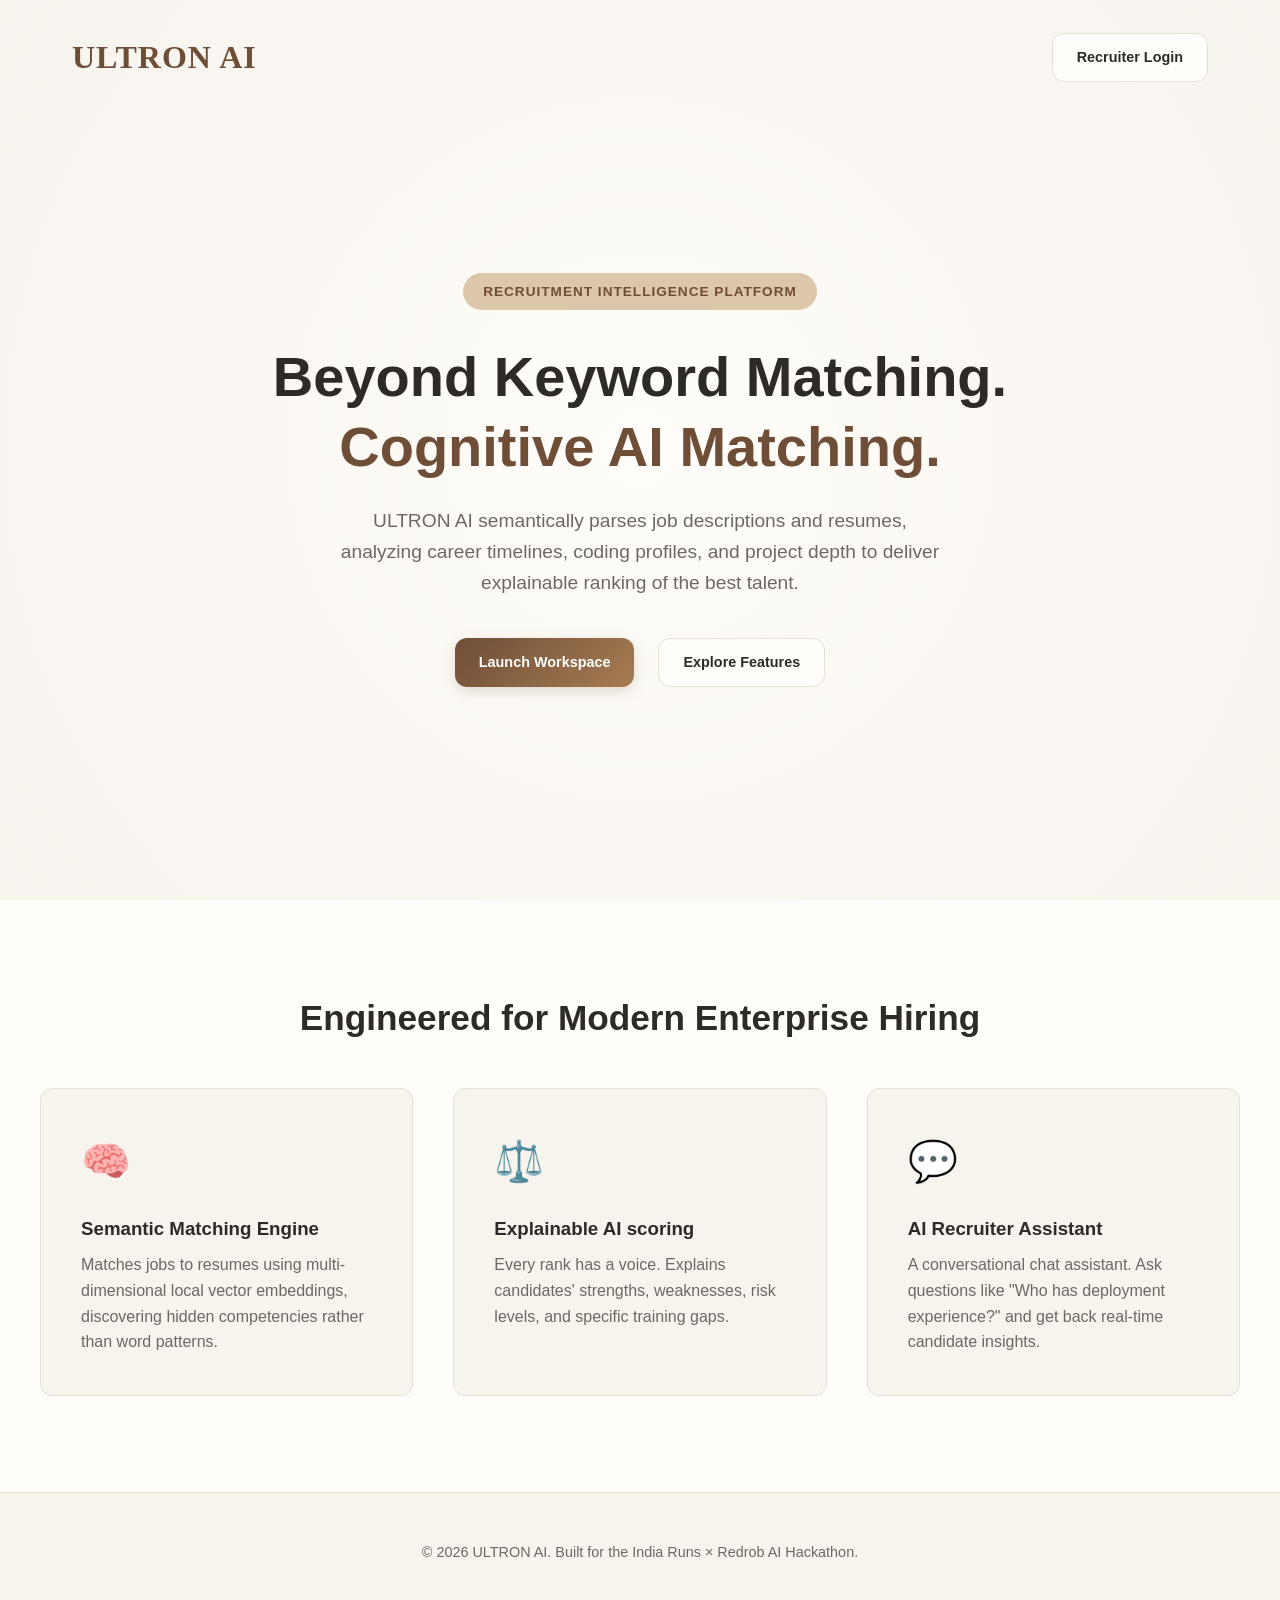
<file: frontend/index.html>
<!DOCTYPE html>
<html lang="en">
<head>
  <meta charset="UTF-8">
  <meta name="viewport" content="width=device-width, initial-scale=1.0">
  <title>ULTRON AI – Recruitment Intelligence Platform</title>
  <link rel="stylesheet" href="static/css/main.css">
  <link rel="stylesheet" href="static/css/components.css">
  <link rel="stylesheet" href="static/css/animations.css">
  <style>
    /* Unique Landing Page Specific Styling */
    .landing-hero{
    min-height:100vh;
    display:flex;
    flex-direction:column;
    justify-content:center;
    align-items:center;
    text-align:center;

    padding:120px 20px 60px;

    background:radial-gradient(circle at 50% 50%, #FFFDF9 0%, #F7F3ED 100%);
    position:relative;
}
    .landing-header{
    position:absolute;
    top:0;
    left:50%;
    transform:translateX(-50%);
    width:min(1200px,100%);
    display:flex;
    justify-content:space-between;
    align-items:center;
    padding:2rem;
    z-index:100;
}
  .landing-header .btn{
    white-space:nowrap;
}
    @media (max-width:768px){

.landing-header{
    position:relative;
    left:0;
    transform:none;
    flex-direction:column;
    justify-content:center;
    align-items:center;
    gap:16px;
    padding:24px 20px;
}

.brand-title{
    font-size:1.9rem !important;
}

.hero-tag{
    margin-top:20px;
}

.hero-title{
    font-size:2.1rem;
    line-height:1.15;
}

.hero-desc{
    font-size:1rem;
    max-width:100%;
}

.hero-buttons{
    flex-direction:column;
    width:100%;
    max-width:320px;
}

.hero-buttons .btn{
    width:100%;
}

}
    .hero-tag {
      background-color: var(--secondary-color);
      color: var(--primary-color);
      padding: 0.5rem 1.25rem;
      border-radius: 20px;
      font-size: 0.85rem;
      font-weight: 600;
      margin-bottom: 2rem;
      letter-spacing: 1px;
      text-transform: uppercase;
    }
    .hero-title {
      font-size: 3.5rem;
      margin-bottom: 1.5rem;
      max-width: 800px;
      color: var(--text-dark);
      font-weight: 800;
    }
    .hero-desc {
      font-size: 1.2rem;
      color: var(--text-light);
      max-width: 600px;
      margin-bottom: 2.5rem;
    }
    .hero-buttons {
      display: flex;
      gap: 1.5rem;
    }
    .feature-section {
      padding: 6rem 2rem;
      background-color: var(--card-bg);
      display: flex;
      flex-direction: column;
      align-items: center;
    }
    .section-title {
      font-size: 2.2rem;
      margin-bottom: 3rem;
      text-align: center;
    }
    .feature-grid {
      display: grid;
      grid-template-columns: repeat(auto-fit, minmax(300px, 1fr));
      gap: 2.5rem;
      max-width: 1200px;
      width: 100%;
    }
    .feature-card {
      background-color: var(--bg-color);
      border: 1px solid var(--border-color);
      border-radius: var(--border-radius);
      padding: 2.5rem;
      transition: var(--transition);
    }
    .feature-card:hover {
      transform: translateY(-5px);
      box-shadow: var(--shadow-md);
    }
    .feature-icon {
      font-size: 2.5rem;
      margin-bottom: 1.5rem;
    }
  </style>
</head>
<body>

  <div class="landing-hero fade-in-up">
    <header class="landing-header">
      <div class="brand-title" style="font-size: 2rem; color: var(--primary-color);">ULTRON AI</div>
      <div>
        <a href="login.html" class="btn btn-secondary">Recruiter Login</a>
      </div>
    </header>

    <div class="hero-tag">Recruitment Intelligence Platform</div>
    <h1 class="hero-title">Beyond Keyword Matching.<br><span style="color: var(--primary-color);">Cognitive AI Matching.</span></h1>
    <p class="hero-desc">
      ULTRON AI semantically parses job descriptions and resumes, analyzing career timelines, coding profiles, and project depth to deliver explainable ranking of the best talent.
    </p>
    <div class="hero-buttons">
      <a href="login.html" class="btn btn-primary">Launch Workspace</a>
      <a href="#features" class="btn btn-secondary">Explore Features</a>
    </div>
  </div>

  <section id="features" class="feature-section">
    <h2 class="section-title">Engineered for Modern Enterprise Hiring</h2>
    <div class="feature-grid">
      
      <div class="feature-card">
        <div class="feature-icon">🧠</div>
        <h3 style="margin-bottom: 0.75rem;">Semantic Matching Engine</h3>
        <p style="color: var(--text-light);">Matches jobs to resumes using multi-dimensional local vector embeddings, discovering hidden competencies rather than word patterns.</p>
      </div>

      <div class="feature-card">
        <div class="feature-icon">⚖️</div>
        <h3 style="margin-bottom: 0.75rem;">Explainable AI scoring</h3>
        <p style="color: var(--text-light);">Every rank has a voice. Explains candidates' strengths, weaknesses, risk levels, and specific training gaps.</p>
      </div>

      <div class="feature-card">
        <div class="feature-icon">💬</div>
        <h3 style="margin-bottom: 0.75rem;">AI Recruiter Assistant</h3>
        <p style="color: var(--text-light);">A conversational chat assistant. Ask questions like "Who has deployment experience?" and get back real-time candidate insights.</p>
      </div>

    </div>
  </section>

  <footer style="background-color: var(--bg-color); padding: 3rem 2rem; border-top: 1px solid var(--border-color); text-align: center;">
    <p style="color: var(--text-light); font-size: 0.9rem;">&copy; 2026 ULTRON AI. Built for the India Runs &times; Redrob AI Hackathon.</p>
  </footer>

</body>
</html>
</file>
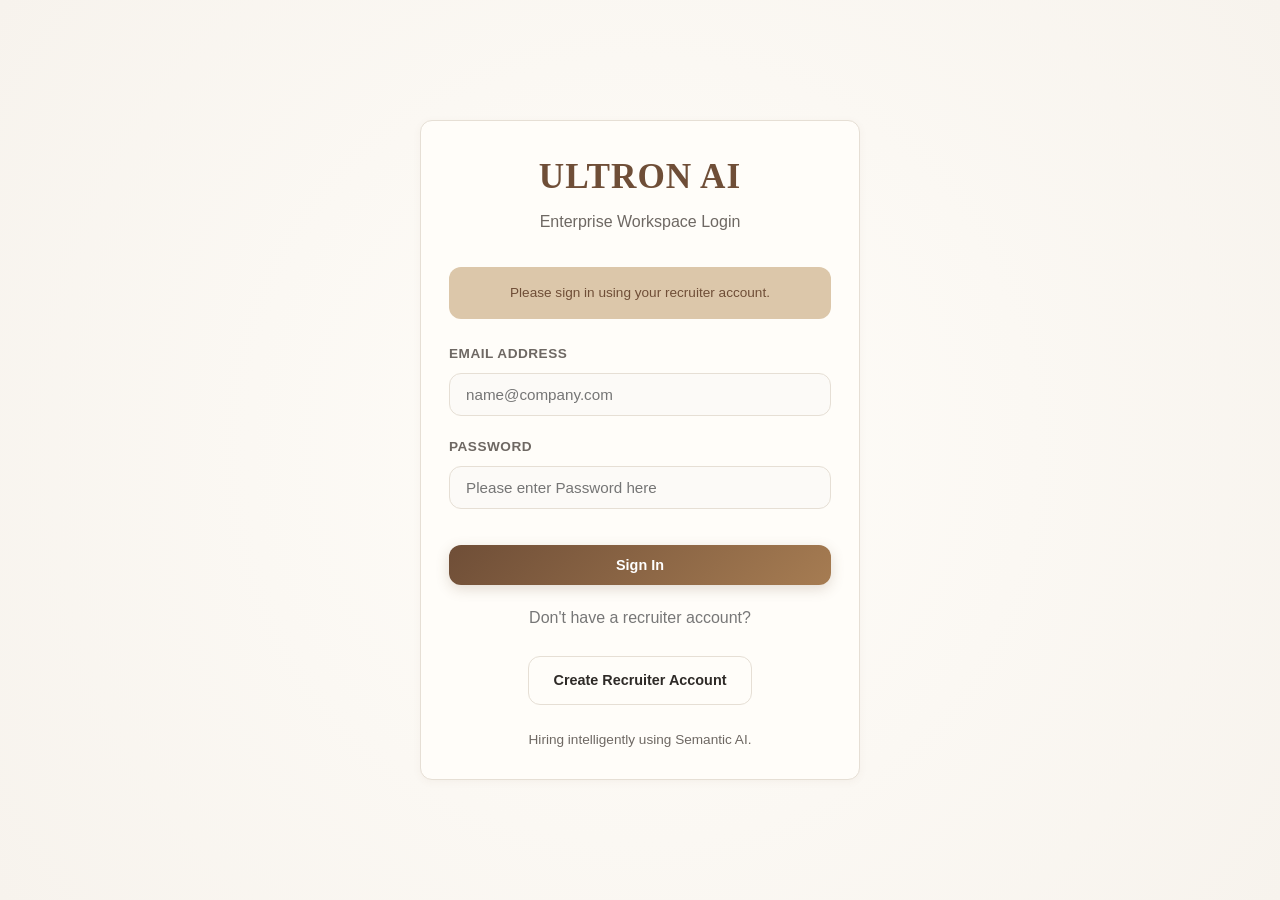
<file: frontend/candidate-detail.html>
<!DOCTYPE html>
<html lang="en">
<head>
  <meta charset="UTF-8">
  <meta name="viewport" content="width=device-width, initial-scale=1.0">
  <title>Candidate Details – ULTRON AI</title>
  <link rel="stylesheet" href="static/css/main.css">
  <link rel="stylesheet" href="static/css/components.css">
  <link rel="stylesheet" href="static/css/animations.css">
  <style>
    .timeline {
      position: relative;
      padding-left: 2rem;
      border-left: 2px solid var(--border-color);
      margin-left: 1rem;
    }
    .timeline-item {
      position: relative;
      margin-bottom: 2rem;
    }
    .timeline-marker {
      position: absolute;
      left: -2.6rem;
      top: 0.25rem;
      width: 16px;
      height: 16px;
      border-radius: 50%;
      background-color: var(--accent-color);
      border: 3px solid var(--card-bg);
    }
    .grid-profile {
      display: grid;
      grid-template-columns: 280px 1fr;
      gap: 2rem;
    }
    @media (max-width: 992px) {
      .grid-profile {
        grid-template-columns: 1fr;
      }
    }
  </style>
</head>
<body>

  <div class="app-container">
    <main class="main-wrapper fade-in-up">
      <div class="header-panel">
        <div class="header-title">
          <h1 id="cand-name">Loading Profile...</h1>
          <p id="cand-headline">Retrieving parsed profile configurations...</p>
        </div>
        <div class="header-actions">
          <a href="#" id="download-resume-btn" class="btn btn-secondary">📥 Download Original Resume</a>
        </div>
      </div>

      <div class="grid-profile">
        <!-- Sidebar: Basic Info & AI Analysis summary -->
        <div style="display: flex; flex-direction: column; gap: 1.5rem;">
          <!-- Basic details card -->
          <div class="card">
            <div style="text-align: center; margin-bottom: 1.5rem;">
              <div class="user-avatar" style="width: 72px; height: 72px; font-size: 2.2rem; margin: 0 auto 1rem;" id="profile-avatar">C</div>
              <h3 id="profile-name">-</h3>
              <p style="color: var(--text-light); font-size: 0.85rem;" id="profile-location">-</p>
            </div>
            
            <div style="display: flex; flex-direction: column; gap: 0.75rem; font-size: 0.9rem; border-top: 1px solid var(--border-color); padding-top: 1rem;">
              <div><strong>Email:</strong><div id="profile-email" style="word-break: break-all;">-</div></div>
              <div><strong>Phone:</strong><div id="profile-phone">-</div></div>
              <div><strong>Experience:</strong><div id="profile-exp">-</div></div>
              <div><strong>Career Level:</strong><div id="profile-level">-</div></div>
              <div id="links-container" style="display: flex; gap: 0.5rem; margin-top: 0.5rem;"></div>
            </div>
          </div>

          <!-- AI Match Card (Job Specific) -->
          <div class="card" id="ai-match-card" style="display: none;">
            <div class="card-header">
              <h3>AI Match Status</h3>
              <div class="score-badge high" id="match-score">-</div>
            </div>
            <div style="display: flex; flex-direction: column; gap: 0.75rem; font-size: 0.9rem; border-top: 1px solid var(--border-color); padding-top: 1rem;">
              <div>
                <strong>Interview Recommendation:</strong>
                <p id="prev-interview-rec" style="font-size: 0.85rem; color: var(--text-dark); margin-top: 0.25rem;"></p>
              </div>
              <div>
                <strong>Hiring Recommendation:</strong>
                <p id="prev-hiring-rec" style="font-size: 0.85rem; color: var(--text-dark); margin-top: 0.25rem;"></p>
              </div>
              <div>
                <strong>Confidence Score:</strong>
                <span id="prev-confidence">-</span>
              </div>
            </div>
          </div>
        </div>

        <!-- Main Content Area -->
        <div style="display: flex; flex-direction: column; gap: 1.5rem;">
          
          <!-- Explainable AI Details -->
          <div class="card" id="explainable-ai-section" style="display: none;">
            <h3 style="margin-bottom: 1rem; color: var(--primary-color);">Cognitive AI Assessment</h3>
            <div style="margin-bottom: 1.5rem;">
              <strong>Why ranked here:</strong>
              <p id="analysis-reason" style="font-size: 0.95rem; margin-top: 0.25rem;"></p>
            </div>
            
            <div class="grid-cols-2" style="gap: 1.5rem; margin-bottom: 1.5rem;">
              <div>
                <strong style="color: #2E7D32;">🎯 Key Strengths:</strong>
                <ul id="analysis-strengths" style="margin-top: 0.5rem; padding-left: 1.25rem; font-size: 0.9rem; display: flex; flex-direction: column; gap: 0.4rem;"></ul>
              </div>
              <div>
                <strong style="color: #C62828;">⚠️ Gaps & Risks:</strong>
                <ul id="analysis-weaknesses" style="margin-top: 0.5rem; padding-left: 1.25rem; font-size: 0.9rem; display: flex; flex-direction: column; gap: 0.4rem;"></ul>
              </div>
            </div>

            <div>
              <strong>Missing Technical Skills:</strong>
              <div id="analysis-missing-skills" style="display: flex; flex-wrap: wrap; gap: 0.4rem; margin-top: 0.5rem;"></div>
            </div>
          </div>

          <!-- Professional Summary -->
          <div class="card">
            <h3 style="margin-bottom: 1rem;">Professional Summary</h3>
            <p id="profile-summary">-</p>
          </div>

          <!-- Skills list -->
          <div class="card">
            <h3 style="margin-bottom: 1rem;">Core Competencies & Skills</h3>
            <div id="skills-list" style="display: flex; flex-wrap: wrap; gap: 0.5rem;"></div>
          </div>

          <!-- Timeline: Work Experience -->
          <div class="card">
            <h3 style="margin-bottom: 1.5rem;">Career Timeline (Work Experience)</h3>
            <div class="timeline" id="experience-timeline">
              <p style="color: var(--text-light);">No experience listed.</p>
            </div>
          </div>

          <!-- Projects -->
          <div class="card">
            <h3 style="margin-bottom: 1.5rem;">Projects & Open Source Contributions</h3>
            <div id="projects-container" style="display: flex; flex-direction: column; gap: 1rem;">
              <p style="color: var(--text-light);">No projects listed.</p>
            </div>
          </div>

          <!-- Education -->
          <div class="card">
            <h3 style="margin-bottom: 1.5rem;">Academic Background</h3>
            <div id="education-container" style="display: flex; flex-direction: column; gap: 1rem;">
              <p style="color: var(--text-light);">No education details.</p>
            </div>
          </div>

        </div>
      </div>
    </main>
  </div>

  <script src="static/js/api.js"></script>
  <script src="static/js/auth.js"></script>
  <script src="static/js/utils.js"></script>
  <script>
    document.addEventListener('DOMContentLoaded', async () => {
      // Find query parameters
      const urlParams = new URLSearchParams(window.location.search);
      const candidateId = urlParams.get('id');
      const jobId = urlParams.get('job_id') || Auth.getActiveJob();

      if (!candidateId) {
        alert('Invalid Candidate ID');
        window.location.href = 'candidates.html';
        return;
      }

      Utils.loadSidebar('candidates');

      const downloadBtn = document.getElementById('download-resume-btn');
      downloadBtn.href = `http://localhost:8000/api/candidates/${candidateId}/download-resume`;

      try {
        // 1. Get Candidate profile
        const candidate = await APIClient.get(`/candidates/${candidateId}`);
        const profile = candidate.parsed_profile || {};

        document.getElementById('cand-name').textContent = candidate.name;
        document.getElementById('cand-headline').textContent = profile.current_role || 'Candidate Profile';
        
        document.getElementById('profile-avatar').textContent = candidate.name.charAt(0).toUpperCase();
        document.getElementById('profile-name').textContent = candidate.name;
        document.getElementById('profile-location').textContent = profile.location || 'Location not specified';
        
        document.getElementById('profile-email').textContent = candidate.email || 'N/A';
        document.getElementById('profile-phone').textContent = candidate.phone || 'N/A';
        document.getElementById('profile-exp').textContent = Utils.getExperienceText(profile.total_experience_years);
        document.getElementById('profile-level').textContent = profile.career_level || 'Mid-level';
        document.getElementById('profile-summary').textContent = profile.summary || 'Professional summary not provided.';

        // Populate links
        const linksCont = document.getElementById('links-container');
        if (candidate.github_url) {
          linksCont.insertAdjacentHTML('beforeend', `<a href="${candidate.github_url}" target="_blank" class="btn btn-secondary" style="padding: 0.3rem 0.6rem; font-size: 0.75rem;">GitHub</a>`);
        }
        if (candidate.linkedin_url) {
          linksCont.insertAdjacentHTML('beforeend', `<a href="${candidate.linkedin_url}" target="_blank" class="btn btn-secondary" style="padding: 0.3rem 0.6rem; font-size: 0.75rem;">LinkedIn</a>`);
        }
        if (candidate.portfolio_url) {
          linksCont.insertAdjacentHTML('beforeend', `<a href="${candidate.portfolio_url}" target="_blank" class="btn btn-secondary" style="padding: 0.3rem 0.6rem; font-size: 0.75rem;">Portfolio</a>`);
        }

        // Skills
        const skillsList = document.getElementById('skills-list');
        skillsList.innerHTML = '';
        const allSkills = [...new Set([...(profile.skills || []), ...(profile.technical_skills || [])])];
        if (allSkills.length > 0) {
          allSkills.forEach(s => {
            skillsList.insertAdjacentHTML('beforeend', `<span class="badge badge-primary">${s}</span>`);
          });
        } else {
          skillsList.innerHTML = '<span style="color: var(--text-light);">No skills listed.</span>';
        }

        // Experience Timeline
        const timeline = document.getElementById('experience-timeline');
        timeline.innerHTML = '';
        if (profile.experience && profile.experience.length > 0) {
          profile.experience.forEach(exp => {
            timeline.insertAdjacentHTML('beforeend', `
              <div class="timeline-item fade-in-up">
                <div class="timeline-marker"></div>
                <h4 style="color: var(--primary-color);">${exp.role}</h4>
                <div style="font-weight: 600; font-size: 0.9rem;">${exp.company} | <span style="color: var(--text-light); font-weight: normal;">${exp.duration || 'Duration not specified'}</span></div>
                <p style="font-size: 0.9rem; color: var(--text-dark); margin-top: 0.5rem;">${exp.description || ''}</p>
              </div>
            `);
          });
        } else {
          timeline.innerHTML = '<p style="color: var(--text-light);">No work experience parsed from resume.</p>';
        }

        // Projects
        const projectsContainer = document.getElementById('projects-container');
        projectsContainer.innerHTML = '';
        if (profile.projects && profile.projects.length > 0) {
          profile.projects.forEach(proj => {
            const techs = proj.technologies ? proj.technologies.map(t => `<span class="badge badge-primary" style="font-size: 0.7rem;">${t}</span>`).join(' ') : '';
            projectsContainer.insertAdjacentHTML('beforeend', `
              <div style="border: 1px solid var(--border-color); padding: 1rem; border-radius: var(--border-radius); background-color: #FAF9F6;" class="fade-in-up">
                <h4 style="color: var(--primary-color); display: flex; justify-content: space-between;">
                  ${proj.name}
                  ${proj.url ? `<a href="${proj.url}" target="_blank" style="font-size: 0.75rem; text-decoration: none; color: var(--accent-color);">Link &rarr;</a>` : ''}
                </h4>
                <p style="font-size: 0.9rem; color: var(--text-dark); margin: 0.5rem 0;">${proj.description || ''}</p>
                <div style="display: flex; flex-wrap: wrap; gap: 0.3rem; margin-top: 0.5rem;">${techs}</div>
              </div>
            `);
          });
        } else {
          projectsContainer.innerHTML = '<p style="color: var(--text-light);">No projects listed.</p>';
        }

        // Education
        const eduContainer = document.getElementById('education-container');
        eduContainer.innerHTML = '';
        if (profile.education && profile.education.length > 0) {
          profile.education.forEach(edu => {
            eduContainer.insertAdjacentHTML('beforeend', `
              <div style="border: 1px solid var(--border-color); padding: 1rem; border-radius: var(--border-radius); background-color: #FAF9F6;" class="fade-in-up">
                <h4 style="color: var(--primary-color);">${edu.degree || 'Degree'}</h4>
                <div style="font-size: 0.9rem; font-weight: bold;">${edu.institution || 'University'} | <span style="color: var(--text-light); font-weight: normal;">${edu.year || ''}</span></div>
                ${edu.grade ? `<div style="font-size: 0.85rem; color: var(--text-dark); margin-top: 0.25rem;">Grade: ${edu.grade}</div>` : ''}
              </div>
            `);
          });
        } else {
          eduContainer.innerHTML = '<p style="color: var(--text-light);">No academic qualifications listed.</p>';
        }

        // 2. Fetch AI Score details if Job ID is available
        if (jobId) {
          try {
            // Find analysis details for candidate
            const rankingsData = await APIClient.get(`/rankings/${jobId}`);
            const matchRecord = rankingsData.rankings.find(r => r.candidate_id == candidateId);
            
            if (matchRecord) {
              const expData = matchRecord.explainability || {};
              const scoreClass = Utils.getScoreClass(matchRecord.overall_score);
              
              // Show AI card
              const matchCard = document.getElementById('ai-match-card');
              const matchScore = document.getElementById('match-score');
              matchCard.style.display = 'block';
              matchScore.className = `score-badge ${scoreClass}`;
              matchScore.textContent = `${matchRecord.overall_score.toFixed(0)}%`;

              document.getElementById('prev-interview-rec').textContent = expData.interview_recommendation || 'N/A';
              document.getElementById('prev-hiring-rec').textContent = expData.hiring_recommendation || 'N/A';
              document.getElementById('prev-confidence').innerHTML = `<strong style="color: var(--primary-color);">${expData.confidence_score || 0}%</strong> (AI Confidence)`;

              // Show detailed explanations
              document.getElementById('explainable-ai-section').style.display = 'block';
              document.getElementById('analysis-reason').textContent = expData.why_ranked_here || '';

              const strengthsUl = document.getElementById('analysis-strengths');
              strengthsUl.innerHTML = '';
              (expData.strengths || []).forEach(s => strengthsUl.insertAdjacentHTML('beforeend', `<li>${s}</li>`));

              const gapsUl = document.getElementById('analysis-weaknesses');
              gapsUl.innerHTML = '';
              (expData.weaknesses || []).forEach(w => gapsUl.insertAdjacentHTML('beforeend', `<li>${w}</li>`));

              const missingCont = document.getElementById('analysis-missing-skills');
              missingCont.innerHTML = '';
              if (expData.missing_skills && expData.missing_skills.length > 0) {
                expData.missing_skills.forEach(s => {
                  missingCont.insertAdjacentHTML('beforeend', `<span class="badge badge-warning" style="font-size: 0.75rem;">${s}</span>`);
                });
              } else {
                missingCont.innerHTML = '<span style="color: var(--text-light); font-size: 0.85rem;">None! Perfect skill alignment.</span>';
              }
            }
          } catch (err) {
            console.warn('Could not load AI Match assessment details:', err);
          }
        }

      } catch (error) {
        console.error(error);
        alert('Failed to load candidate details.');
      }
    });
  </script>
</body>
</html>
</file>
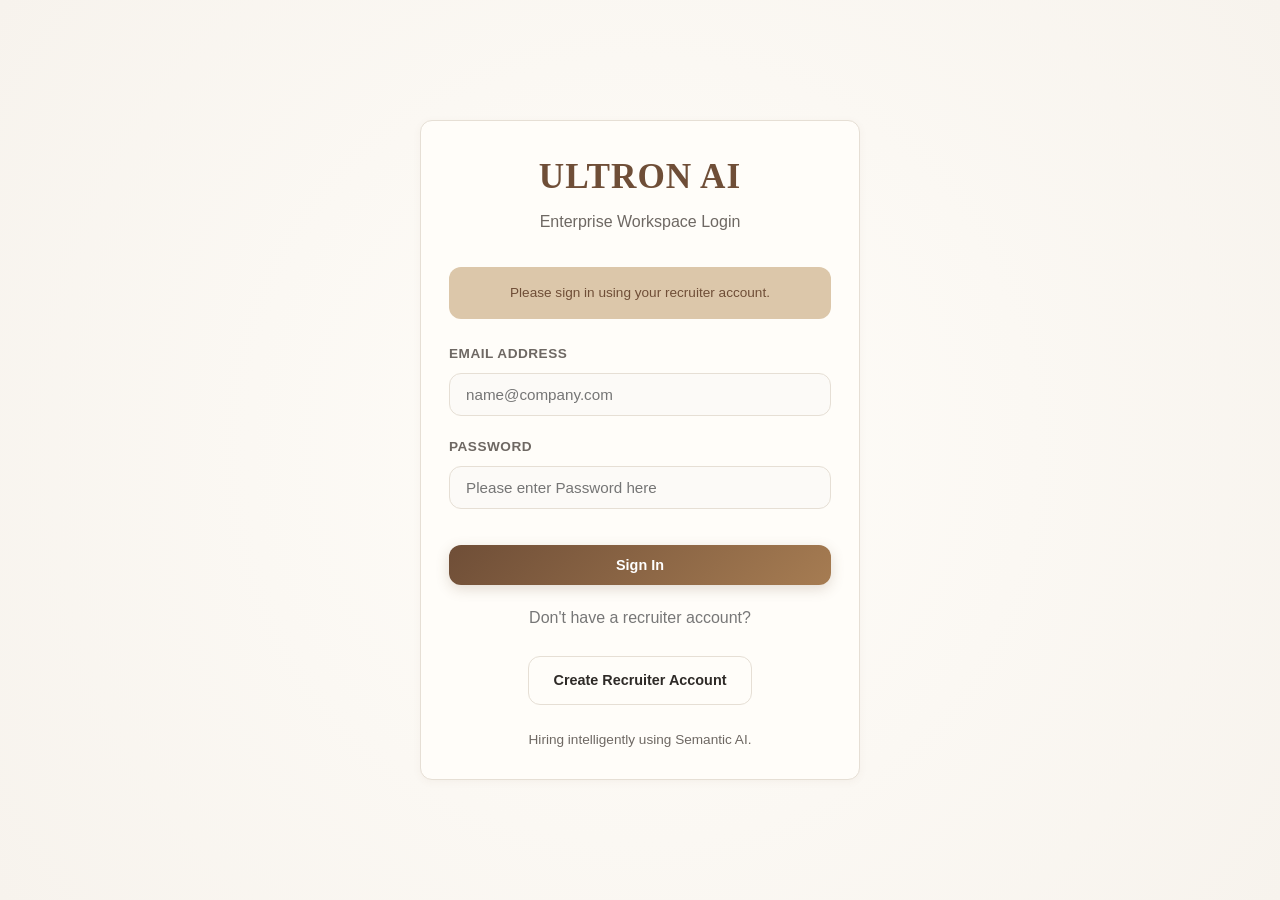
<file: frontend/candidates.html>
<!DOCTYPE html>
<html lang="en">
<head>
  <meta charset="UTF-8">
  <meta name="viewport" content="width=device-width, initial-scale=1.0">
  <title>Candidates Pool – ULTRON AI</title>
  <link rel="stylesheet" href="static/css/main.css">
  <link rel="stylesheet" href="static/css/components.css">
  <link rel="stylesheet" href="static/css/animations.css">
</head>
<body>

  <div class="app-container">
    <main class="main-wrapper fade-in-up">
      <div class="header-panel">
        <div class="header-title">
          <h1>Candidates Pool</h1>
          <p>Explore parsed candidate profiles, filter by skills, experience, or role.</p>
        </div>
      </div>

      <!-- Filters Panel -->
      <div class="card" style="margin-bottom: 2rem; display: grid; grid-template-columns: repeat(auto-fit, minmax(200px, 1fr)); gap: 1rem; align-items: flex-end;">
        <div class="form-group" style="margin-bottom: 0;">
          <label class="form-label">Search Candidates</label>
          <input type="text" id="search-input" class="form-control" placeholder="Search by name, role, email...">
        </div>
        <div class="form-group" style="margin-bottom: 0;">
          <label class="form-label">Experience Filter</label>
          <select id="experience-filter" class="form-control">
            <option value="all">All Experience Levels</option>
            <option value="junior">Junior (0-2 Years)</option>
            <option value="mid">Mid (3-5 Years)</option>
            <option value="senior">Senior (6+ Years)</option>
          </select>
        </div>
        <div class="form-group" style="margin-bottom: 0;">
          <label class="form-label">Key Skill Match</label>
          <input type="text" id="skill-input" class="form-control" placeholder="e.g. Python, Docker">
        </div>
        <div>
          <button id="filter-btn" class="btn btn-secondary" style="width: 100%;">Apply Filters</button>
        </div>
      </div>

      <!-- Candidate Grid -->
      <div class="grid-cols-2" id="candidates-container">
        <p style="color: var(--text-light); text-align: center; grid-column: span 2; padding: 3rem;">Loading candidate database...</p>
      </div>

    </main>
  </div>

  <script src="static/js/api.js"></script>
  <script src="static/js/auth.js"></script>
  <script src="static/js/utils.js"></script>
  <script src="static/js/candidates.js"></script>
</body>
</html>
</file>
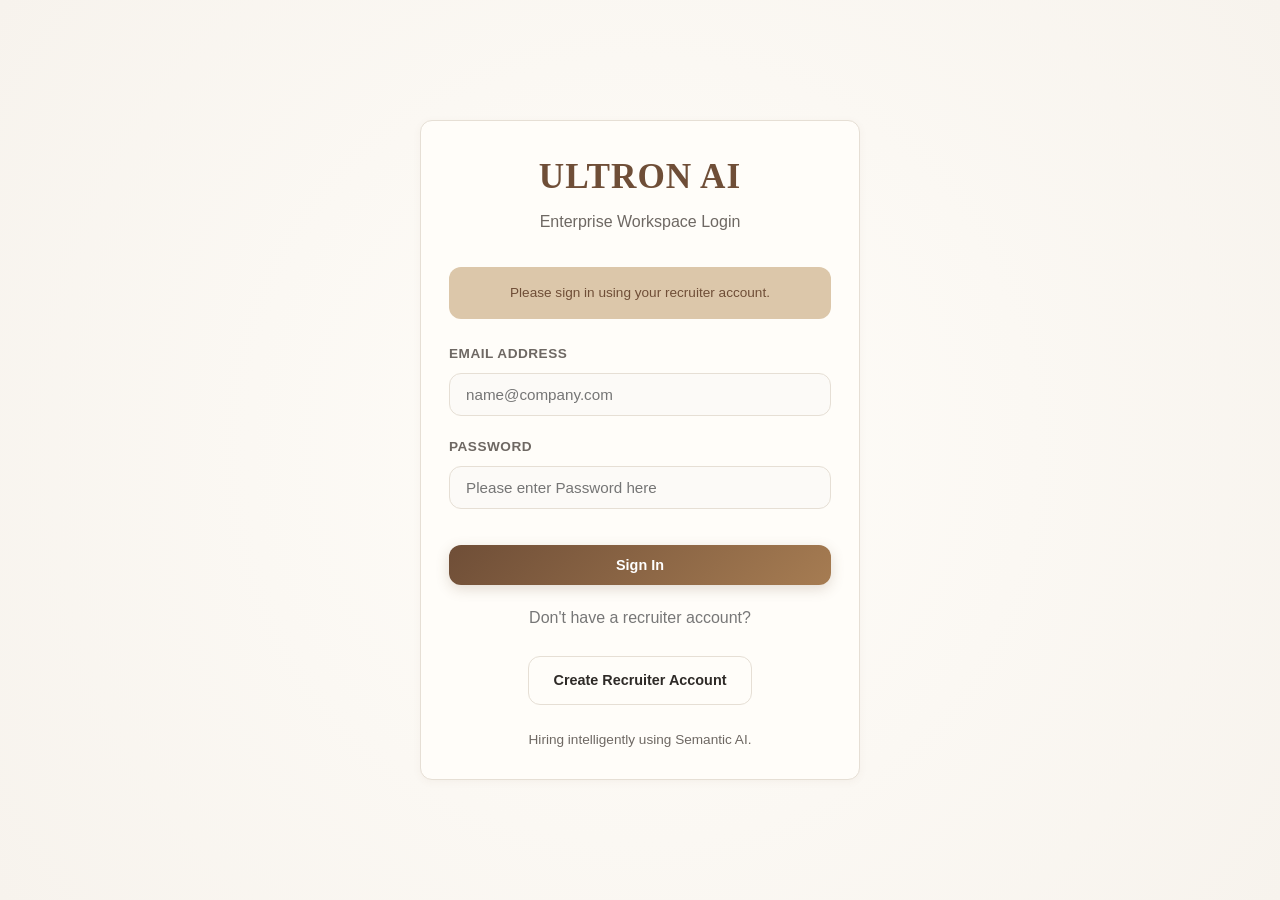
<file: frontend/chat.html>
<!DOCTYPE html>
<html lang="en">
<head>
  <meta charset="UTF-8">
  <meta name="viewport" content="width=device-width, initial-scale=1.0">
  <title>AI Recruiter Chat Assistant – ULTRON AI</title>
  <link rel="stylesheet" href="static/css/main.css">
  <link rel="stylesheet" href="static/css/components.css">
  <link rel="stylesheet" href="static/css/animations.css">
  <style>
    .chat-layout {
      display: grid;
      grid-template-columns: 1fr 300px;
      gap: 1.5rem;
      height: calc(100vh - 180px);
    }
    @media (max-width: 992px) {
      .chat-layout {
        grid-template-columns: 1fr;
        height: auto;
      }
    }
    .chat-container {
      background-color: var(--card-bg);
      border: 1px solid var(--border-color);
      border-radius: var(--border-radius);
      display: flex;
      flex-direction: column;
      height: 100%;
      box-shadow: var(--shadow-sm);
      overflow: hidden;
    }
    .chat-messages {
      flex-grow: 1;
      padding: 1.5rem;
      overflow-y: auto;
      display: flex;
      flex-direction: column;
      gap: 1rem;
    }
    .chat-bubble {
      max-width: 75%;
      padding: 0.9rem 1.2rem;
      border-radius: var(--border-radius);
      font-size: 0.95rem;
      line-height: 1.5;
    }
    .chat-bubble.user {
      align-self: flex-end;
      background-color: var(--primary-color);
      color: #FFF;
      border-bottom-right-radius: 2px;
    }
    .chat-bubble.assistant {
      align-self: flex-start;
      background-color: var(--bg-color);
      color: var(--text-dark);
      border-bottom-left-radius: 2px;
      border: 1px solid var(--border-color);
    }
    .chat-input-area {
      padding: 1rem 1.5rem;
      border-top: 1px solid var(--border-color);
      background-color: #FAF9F6;
      display: flex;
      gap: 1rem;
      align-items: center;
    }
    .suggestions-row {
      display: flex;
      flex-wrap: wrap;
      gap: 0.5rem;
      padding: 0.75rem 1.5rem;
      border-top: 1px solid var(--border-color);
      background-color: var(--card-bg);
    }
    .suggestion-chip {
      background-color: var(--bg-color);
      border: 1px solid var(--border-color);
      border-radius: 20px;
      padding: 0.35rem 0.85rem;
      font-size: 0.8rem;
      cursor: pointer;
      transition: var(--transition);
    }
    .suggestion-chip:hover {
      background-color: var(--secondary-color);
      color: var(--primary-color);
    }
  </style>
</head>
<body>

  <div class="app-container">
    <main class="main-wrapper fade-in-up">
      <div class="header-panel">
        <div class="header-title">
          <h1>AI Recruiter Assistant</h1>
          <p>Query candidate profiles and rankings semantically using conversational AI.</p>
        </div>
      </div>

      <div class="chat-layout">
        <!-- Main Chat Area -->
        <div class="chat-container">
          <!-- Messages -->
          <div class="chat-messages" id="chat-messages-box">
            <div class="chat-bubble assistant">
              👋 Hello! I'm <strong>ULTRON AI</strong>, your recruitment intelligence assistant. Ask me questions about candidates' backgrounds, tech stacks, experience, projects, or culture fits.<br><br>
              Try asking: <code>Who knows Python?</code> or <code>Which candidate is best for deployment?</code>
            </div>
          </div>

          <!-- Quick Suggestions Row -->
          <div class="suggestions-row" id="suggestions-container">
            <span class="suggestion-chip" onclick="submitQuery('Who are the top ranked candidates?')">🏆 Top Candidates</span>
            <span class="suggestion-chip" onclick="submitQuery('Find candidates good at Python')">🐍 Python Developers</span>
            <span class="suggestion-chip" onclick="submitQuery('Who has deployment experience?')">🚀 Cloud/DevOps experts</span>
            <span class="suggestion-chip" onclick="submitQuery('Which candidates fit startup culture?')">💡 Startup Culture fit</span>
          </div>

          <!-- Input Area -->
          <form id="chat-form" class="chat-input-area">
            <input type="text" id="chat-input" class="form-control" placeholder="Ask ULTRON AI a question about candidates..." required autocomplete="off">
            <button type="submit" class="btn btn-primary" style="padding: 0.75rem 2rem;" id="send-btn">Send</button>
          </form>
        </div>

        <!-- Sidebar context info (Job & Candidate mentions) -->
        <div class="card" style="display: flex; flex-direction: column; overflow-y: auto;">
          <h3>Assistant Context</h3>
          <p style="font-size: 0.85rem; color: var(--text-light); margin-top: 0.25rem;">Active evaluation configurations</p>
          
          <div style="border-top: 1px solid var(--border-color); margin-top: 1rem; padding-top: 1rem;">
            <strong>Job Requirement:</strong>
            <p style="font-size: 0.9rem; margin-top: 0.25rem; font-weight: bold; color: var(--primary-color);" id="context-job-title">Evaluating general pool</p>
          </div>

          <div style="border-top: 1px solid var(--border-color); margin-top: 1rem; padding-top: 1rem;">
            <strong>Mentioned Candidates:</strong>
            <div id="mentioned-candidates-list" style="margin-top: 0.5rem; display: flex; flex-direction: column; gap: 0.5rem;">
              <p style="font-size: 0.85rem; color: var(--text-light);">No candidate mentioned in chat context yet.</p>
            </div>
          </div>
        </div>
      </div>
    </main>
  </div>

  <script src="static/js/api.js"></script>
  <script src="static/js/auth.js"></script>
  <script src="static/js/utils.js"></script>
  <script src="static/js/chat.js"></script>
</body>
</html>
</file>
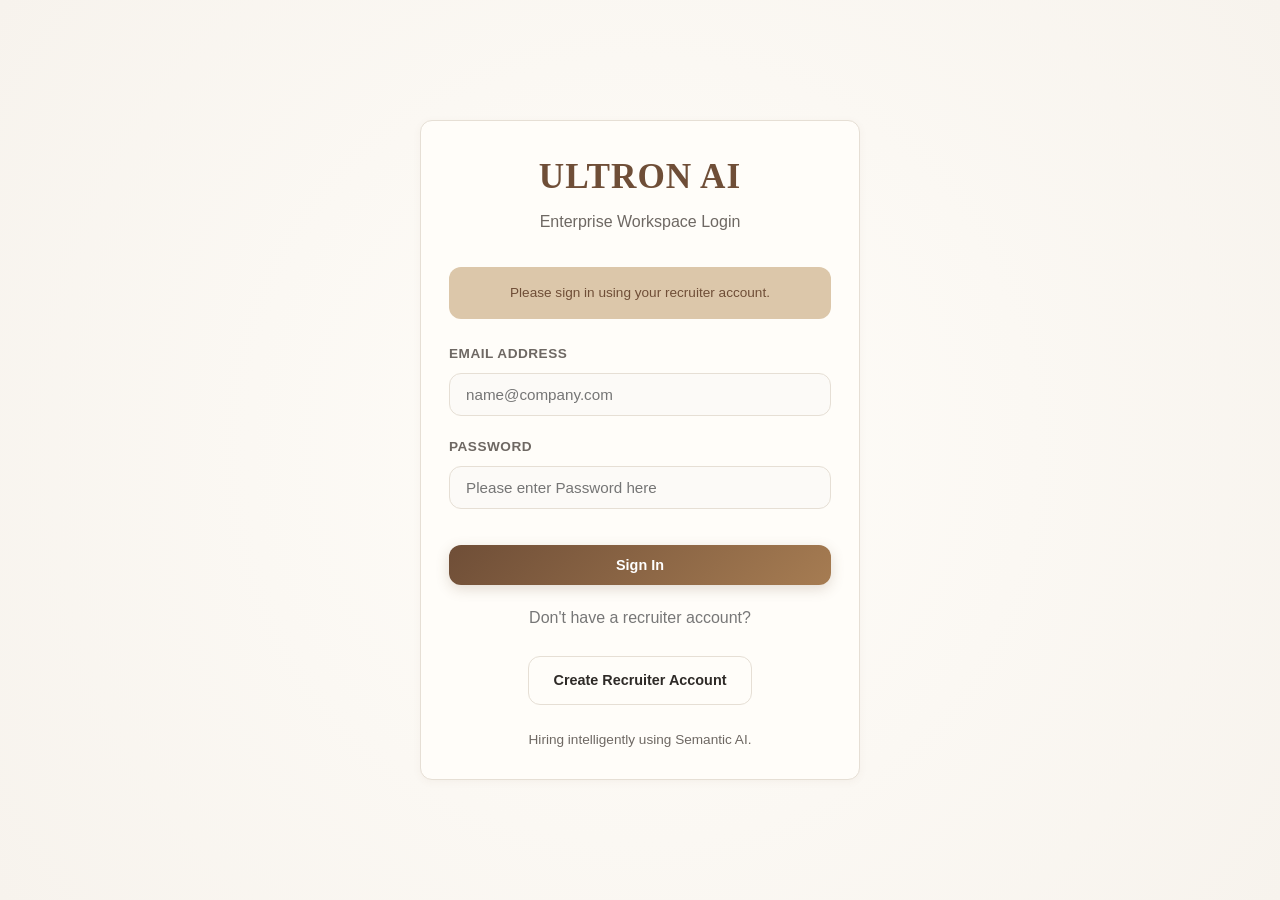
<file: frontend/dashboard.html>
<!DOCTYPE html>
<html lang="en">
<head>
  <meta charset="UTF-8">
  <meta name="viewport" content="width=device-width, initial-scale=1.0">
  <title>Dashboard – ULTRON AI</title>
  <link rel="stylesheet" href="static/css/main.css">
  <link rel="stylesheet" href="static/css/components.css">
  <link rel="stylesheet" href="static/css/animations.css">
</head>
<body>

  <div class="app-container">
    <!-- Sidebar will be loaded here dynamically via JS -->
    
    <main class="main-wrapper fade-in-up">
      <div class="header-panel">
        <div class="header-title">
          <h1>Recruiter Dashboard</h1>
          <p>Real-time talent tracking & recruitment intelligence insights.</p>
        </div>
        <div class="header-actions">
          <a href="upload-resume.html" class="btn btn-primary">+ Upload Resumes</a>
        </div>
      </div>

      <!-- KPI Grid -->
      <div class="grid-cols-4" style="margin-bottom: 2rem;">
        <div class="card">
          <div style="font-size: 0.8rem; text-transform: uppercase; color: var(--text-light); font-weight: bold;">Total Jobs</div>
          <div style="font-size: 2.2rem; font-weight: bold; margin-top: 0.5rem;" id="kpi-jobs">-</div>
        </div>
        <div class="card">
          <div style="font-size: 0.8rem; text-transform: uppercase; color: var(--text-light); font-weight: bold;">Candidates Pool</div>
          <div style="font-size: 2.2rem; font-weight: bold; margin-top: 0.5rem;" id="kpi-candidates">-</div>
        </div>
        <div class="card">
          <div style="font-size: 0.8rem; text-transform: uppercase; color: var(--text-light); font-weight: bold;">Matches Evaluated</div>
          <div style="font-size: 2.2rem; font-weight: bold; margin-top: 0.5rem;" id="kpi-matches">-</div>
        </div>
        <div class="card">
          <div style="font-size: 0.8rem; text-transform: uppercase; color: var(--text-light); font-weight: bold;">Avg Match Score</div>
          <div style="font-size: 2.2rem; font-weight: bold; margin-top: 0.5rem;" id="kpi-avg-score">-</div>
        </div>
      </div>

      <!-- Main Panels -->
      <div class="grid-cols-2" style="margin-bottom: 2rem;">
        <!-- AI Insights -->
        <div class="card" style="display: flex; flex-direction: column;">
          <div class="card-header">
            <h3>AI Recruiting Insights</h3>
            <span class="badge badge-primary">Dynamic</span>
          </div>
          <div style="flex-grow: 1; display: flex; flex-direction: column; gap: 1rem;" id="ai-insights-list">
            <div class="skeleton skeleton-text" style="width: 80%;"></div>
            <div class="skeleton skeleton-text" style="width: 90%;"></div>
            <div class="skeleton skeleton-text" style="width: 70%;"></div>
          </div>
        </div>

        <!-- Top Matches -->
        <div class="card">
          <div class="card-header">
            <h3>Top Semantic Matches</h3>
            <a href="rankings.html" style="font-size: 0.85rem; color: var(--primary-color); text-decoration: none; font-weight: bold;">View Rankings</a>
          </div>
          <div style="display: flex; flex-direction: column; gap: 1rem;" id="top-matches-list">
            <p style="color: var(--text-light);">Loading matches...</p>
          </div>
        </div>
      </div>

      <!-- Recent Uploads Table -->
      <div class="card">
        <div class="card-header">
          <h3>Recent Candidate Uploads</h3>
          <a href="candidates.html" class="btn btn-secondary">Manage Candidates</a>
        </div>
        <div class="table-container">
          <table class="table">
            <thead>
              <tr>
                <th>Candidate Name</th>
                <th>Email Address</th>
                <th>Current Role</th>
                <th>Experience</th>
                <th>Uploaded At</th>
              </tr>
            </thead>
            <tbody id="recent-resumes-table">
              <tr>
                <td colspan="5" style="text-align: center; color: var(--text-light);">Loading recent activity...</td>
              </tr>
            </tbody>
          </table>
        </div>
      </div>

    </main>
  </div>

  <script src="static/js/api.js"></script>
  <script src="static/js/auth.js"></script>
  <script src="static/js/utils.js"></script>
  <script src="static/js/dashboard.js"></script>
</body>
</html>
</file>
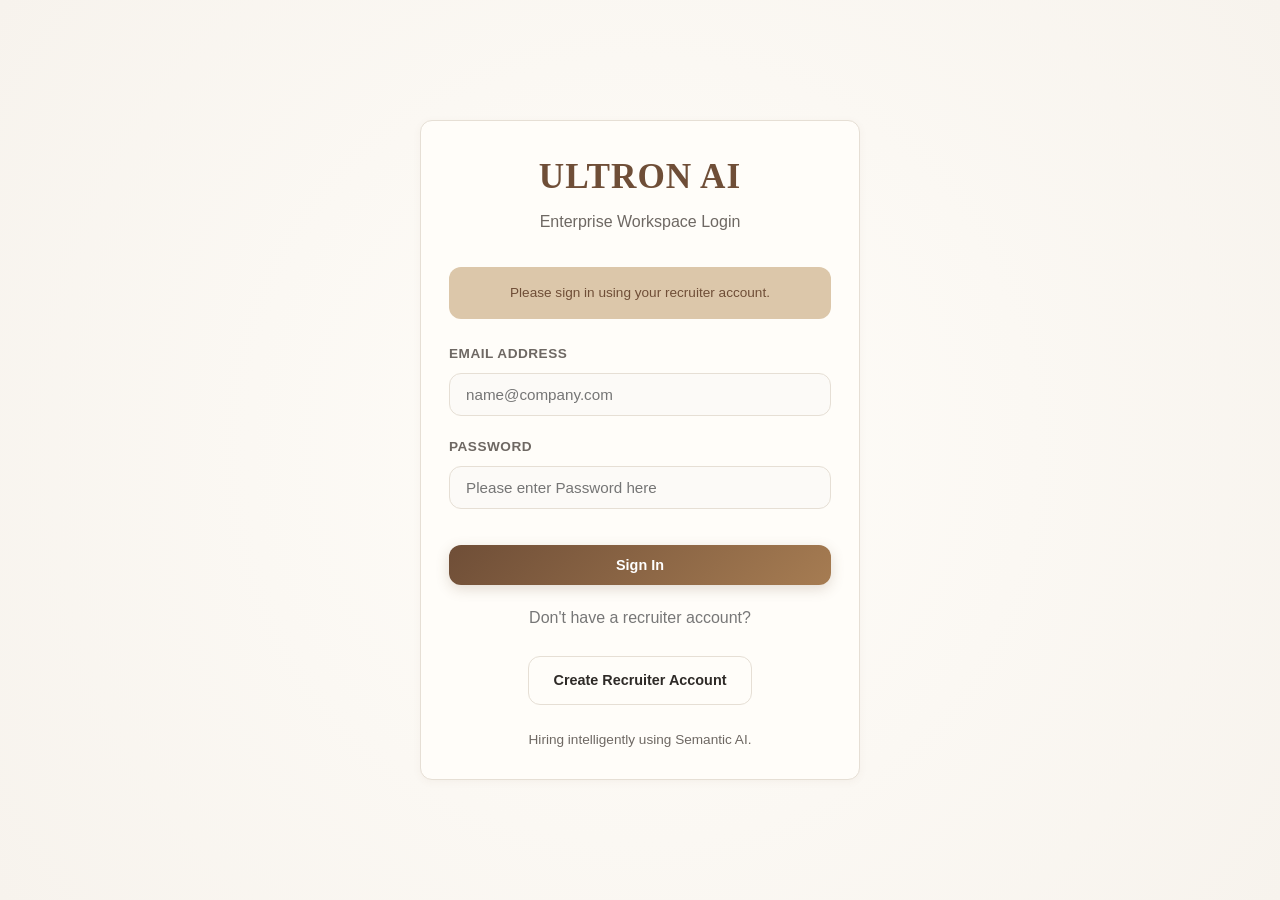
<file: frontend/login.html>
<!DOCTYPE html>
<html lang="en">
<head>
  <meta charset="UTF-8">
  <meta name="viewport" content="width=device-width, initial-scale=1.0">
  <title>Login – ULTRON AI</title>
  <link rel="stylesheet" href="static/css/main.css">
  <link rel="stylesheet" href="static/css/components.css">
  <link rel="stylesheet" href="static/css/animations.css">
  <style>
    .login-container {
      min-height: 100vh;
      display: flex;
      justify-content: center;
      align-items: center;
      padding: 1.5rem;
      background: radial-gradient(circle at 50% 50%, #FFFDF9 0%, #F7F3ED 100%);
    }
    .login-box {
      width: 100%;
      max-width: 440px;
    }
    .login-logo {
      text-align: center;
      margin-bottom: 2rem;
    }
    .login-logo span {
      font-size: 2.2rem;
      color: var(--primary-color);
    }
    .demo-info {
      background-color: var(--secondary-color);
      color: var(--primary-color);
      border-radius: var(--border-radius);
      padding: 1rem;
      font-size: 0.85rem;
      margin-bottom: 1.5rem;
      text-align: center;
      line-height: 1.5;
    }
  </style>
</head>
<body>

  <div class="login-container">
    <div class="login-box card fade-in-up">
      <div class="login-logo">
        <span class="brand-title">ULTRON AI</span>
        <p style="color: var(--text-light); margin-top: 0.25rem;">Enterprise Workspace Login</p>
      </div>

      <div class="demo-info">
  Please sign in using your recruiter account.
</div>

      <form id="login-form">
        <div class="form-group">
          <label class="form-label" for="email">Email Address</label>
          <input type="email" id="email" class="form-control" placeholder="name@company.com" required value="">
        </div>
        <div class="form-group">
          <label class="form-label" for="password">Password</label>
          <input type="password" id="password" class="form-control" placeholder="Please enter Password here" required value="">
        </div>
        <button type="submit" class="btn btn-primary" style="width: 100%; margin-top: 1rem;" id="login-btn">
          Sign In
        </button>
      </form>
      <div style="margin-top:20px;text-align:center;">
    <span style="color:#777;">Don't have a recruiter account?</span><br><br>

    <a href="register.html" class="btn btn-secondary">
        Create Recruiter Account
    </a>
</div>
      
      <p style="text-align: center; font-size: 0.85rem; color: var(--text-light); margin-top: 1.5rem;">
        Hiring intelligently using Semantic AI.
      </p>
    </div>
  </div>

  <script src="static/js/api.js"></script>
  <script src="static/js/auth.js"></script>
  <script>
    document.getElementById('login-form').addEventListener('submit', async (e) => {
      e.preventDefault();
      const email = document.getElementById('email').value;
      const password = document.getElementById('password').value;
      const btn = document.getElementById('login-btn');
      
      btn.disabled = true;
      btn.textContent = 'Authenticating...';

      try {
        // Try to log in. In a fresh DB, this might fail if the user doesn't exist.
        // We will attempt to register first if login fails, or just login.
        let data;
        try {
          data = await APIClient.post('/auth/login', { email, password });
        } catch (err) {
          // If login fails, try automatic registration for first-time use
          if (err.message.includes('Incorrect email or password') || err.message.includes('401')) {
            throw err; // Real credential failure
          }
          // Attempt registration
          await APIClient.post('/auth/register', {
            email,
            full_name: 'Lead Recruiter',
            password,
            company: 'Redrob AI'
          });
          data = await APIClient.post('/auth/login', { email, password });
        }
        
        Auth.saveSession(data.access_token, data.user);
        window.location.href = 'dashboard.html';
      } catch (error) {
        alert(error.message || 'Login failed. Please check credentials.');
        btn.disabled = false;
        btn.textContent = 'Sign In';
      }
    });
  </script>
</body>
</html>
</file>
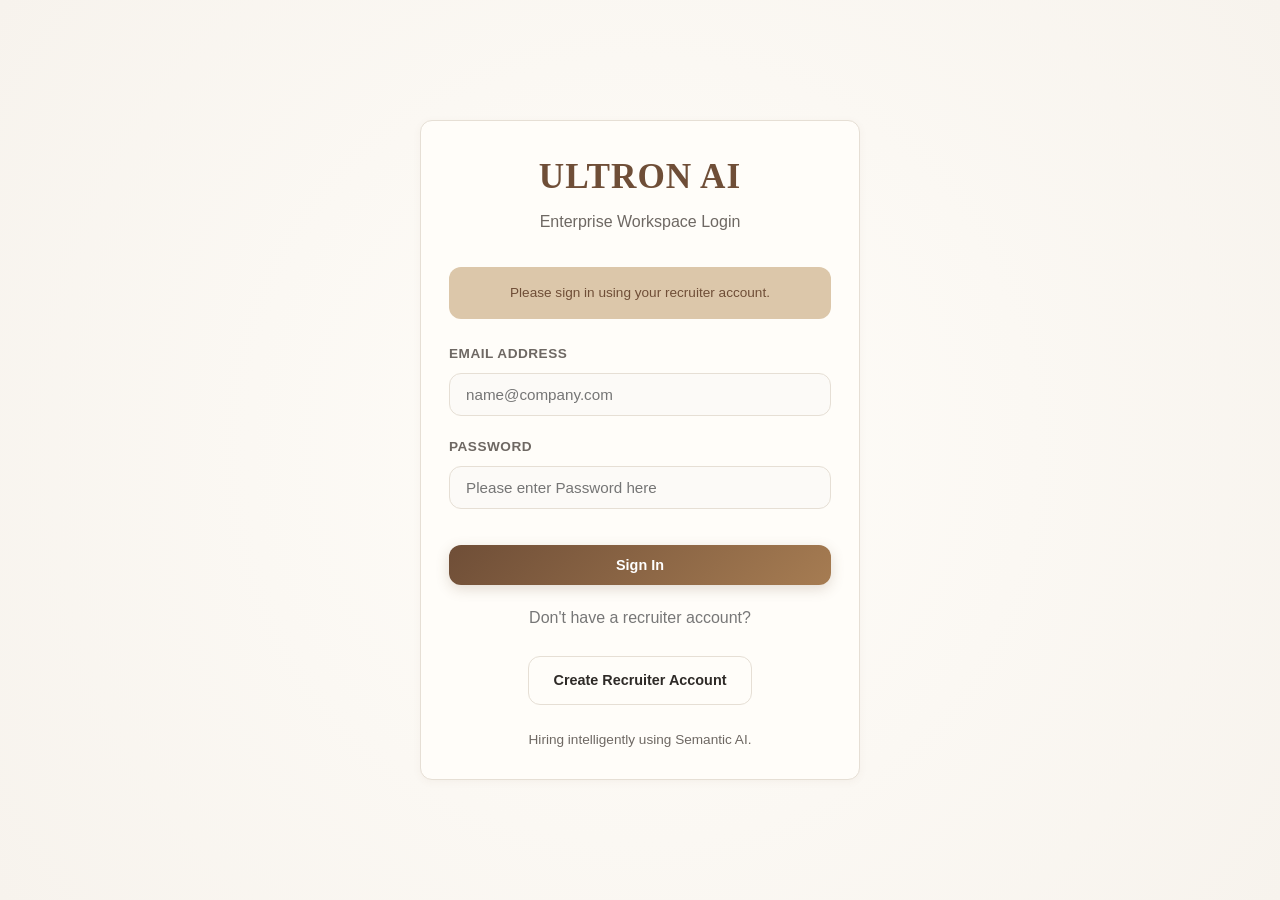
<file: frontend/rankings.html>
<!DOCTYPE html>
<html lang="en">
<head>
  <meta charset="UTF-8">
  <meta name="viewport" content="width=device-width, initial-scale=1.0">
  <title>AI Rankings Dashboard – ULTRON AI</title>
  <link rel="stylesheet" href="static/css/main.css">
  <link rel="stylesheet" href="static/css/components.css">
  <link rel="stylesheet" href="static/css/animations.css">
</head>
<body>

  <div class="app-container">
    <main class="main-wrapper fade-in-up">
      <div class="header-panel">
        <div class="header-title">
          <h1>AI Candidate Rankings</h1>
          <p id="rankings-headline">Ranked lists based on cognitive semantic alignment.</p>
        </div>
       <div class="header-actions">
  <button id="downloadCSV" class="btn btn-primary">
    ⬇ Download CSV
  </button>

  <button id="re-analyze-btn" class="btn btn-secondary">
    🔄 Re-run Analysis
  </button>
</div>
      </div>

      <!-- Active Job Selector Banner -->
      <div class="card" style="margin-bottom: 2rem; display: flex; justify-content: space-between; align-items: center; padding: 1.25rem 1.75rem;">
        <div>
          <span style="font-size: 0.85rem; font-weight: bold; text-transform: uppercase; color: var(--text-light);">Evaluating For Job:</span>
          <h3 id="active-job-title" style="color: var(--primary-color); margin-top: 0.25rem;">No Active Job Stated</h3>
        </div>
        <div>
          <select id="job-selector" class="form-control" style="width: 260px;">
            <option value="">Select Job...</option>
          </select>
        </div>
      </div>

      <!-- Rankings Table -->
      <div class="card">
        <div class="table-container">
          <table class="table">
            <thead>
              <tr>
                <th style="width: 70px;">Rank</th>
                <th>Candidate Name</th>
                <th>Skill Score</th>
                <th>Exp Score</th>
                <th>Projects</th>
                <th>Overall Fit</th>
                <th>Rec. Decision</th>
                <th style="width: 120px; text-align: center;">Actions</th>
              </tr>
            </thead>
            <tbody id="rankings-table-body">
              <tr>
                <td colspan="8" style="text-align: center; color: var(--text-light); padding: 3rem;">
                  No active job evaluation run. Please upload a Job Description first.
                </td>
              </tr>
            </tbody>
          </table>
        </div>
      </div>

    </main>
  </div>

  <script src="static/js/api.js"></script>
  <script src="static/js/auth.js"></script>
  <script src="static/js/utils.js"></script>
  <script src="static/js/rankings.js"></script>
</body>
</html>
</file>
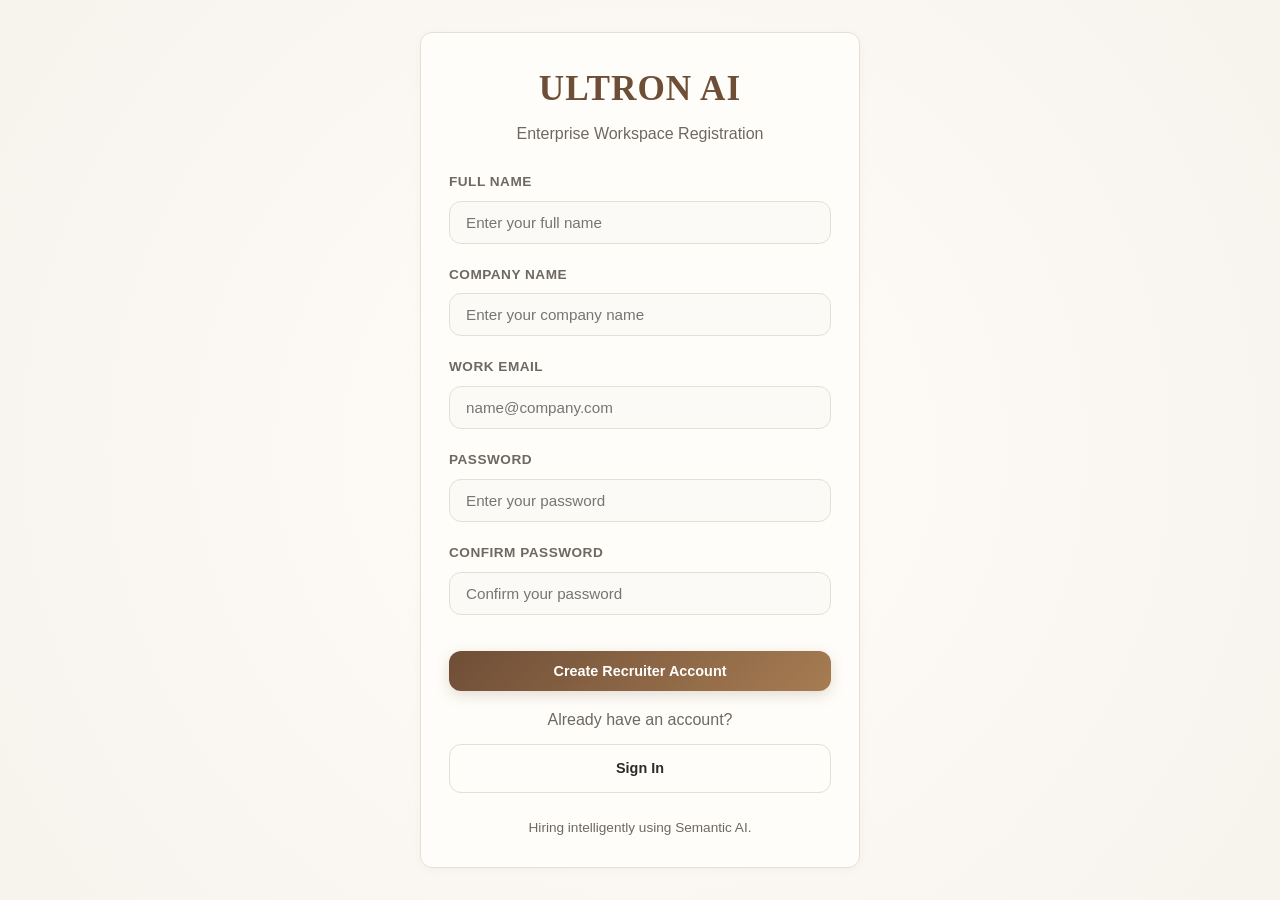
<file: frontend/register.html>
<!DOCTYPE html>
<html lang="en">
<head>
  <meta charset="UTF-8">
  <meta name="viewport" content="width=device-width, initial-scale=1.0">
  <title>Register – ULTRON AI</title>
  <link rel="stylesheet" href="static/css/main.css">
  <link rel="stylesheet" href="static/css/components.css">
  <link rel="stylesheet" href="static/css/animations.css">
  <style>
    .login-container {
      min-height: 100vh;
      display: flex;
      justify-content: center;
      align-items: center;
      padding: 1.5rem;
      background: radial-gradient(circle at 50% 50%, #FFFDF9 0%, #F7F3ED 100%);
    }

    .login-box {
      width: 100%;
      max-width: 440px;
    }

    .login-logo {
      text-align: center;
      margin-bottom: 1.5rem;
    }

    .login-logo span {
      font-size: 2.2rem;
      color: var(--primary-color);
    }

    .login-subtitle {
      color: var(--text-light);
      margin-top: 0.25rem;
    }

    .full-width-btn {
      width: 100%;
      margin-top: 1rem;
    }

    .auth-link-btn {
      width: 100%;
    }

    .footer-note {
      text-align: center;
      font-size: 0.85rem;
      color: var(--text-light);
      margin-top: 1.5rem;
    }

    .message {
      display: none;
      margin-top: 1rem;
      padding: 0.9rem 1rem;
      border-radius: var(--border-radius);
      font-size: 0.92rem;
      line-height: 1.5;
      border: 1px solid transparent;
    }

    .message.error {
      display: block;
      background: #FFF5F5;
      color: #A63D3D;
      border-color: #F2C8C8;
    }

    .message.success {
      display: block;
      background: rgba(76, 175, 80, 0.08);
      color: #2E7D32;
      border-color: rgba(76, 175, 80, 0.2);
    }

    .auth-link-wrap {
      margin-top: 1rem;
      text-align: center;
    }

    .auth-link-wrap span {
      display: block;
      margin-bottom: 0.75rem;
      color: var(--text-light);
    }

    @media (max-width: 576px) {
      .login-box {
        padding: 1.25rem;
      }

      .login-logo span {
        font-size: 1.9rem;
      }
    }
  </style>
</head>
<body>
  <div class="login-container">
    <div class="login-box card fade-in-up">
      <div class="login-logo">
        <span class="brand-title">ULTRON AI</span>
        <p class="login-subtitle">Enterprise Workspace Registration</p>
      </div>

      <form id="register-form" novalidate>
        <div class="form-group">
          <label class="form-label" for="full_name">Full Name</label>
          <input type="text" id="full_name" class="form-control" placeholder="Enter your full name" required autocomplete="name">
        </div>

        <div class="form-group">
          <label class="form-label" for="company">Company Name</label>
          <input type="text" id="company" class="form-control" placeholder="Enter your company name" required autocomplete="organization">
        </div>

        <div class="form-group">
          <label class="form-label" for="email">Work Email</label>
          <input type="email" id="email" class="form-control" placeholder="name@company.com" required autocomplete="email">
        </div>

        <div class="form-group">
          <label class="form-label" for="password">Password</label>
          <input type="password" id="password" class="form-control" placeholder="Enter your password" required autocomplete="new-password">
        </div>

        <div class="form-group">
          <label class="form-label" for="confirm_password">Confirm Password</label>
          <input type="password" id="confirm_password" class="form-control" placeholder="Confirm your password" required autocomplete="new-password">
        </div>

        <div id="form-message" class="message" role="alert" aria-live="polite"></div>

        <button type="submit" class="btn btn-primary full-width-btn" id="register-btn">
          Create Recruiter Account
        </button>
      </form>

      <div class="auth-link-wrap">
        <span>Already have an account?</span>
        <a href="login.html" class="btn btn-secondary auth-link-btn">Sign In</a>
      </div>

      <p class="footer-note">
        Hiring intelligently using Semantic AI.
      </p>
    </div>
  </div>

  <script src="static/js/api.js"></script>
  <script src="static/js/register.js"></script>
</body>
</html>
</file>
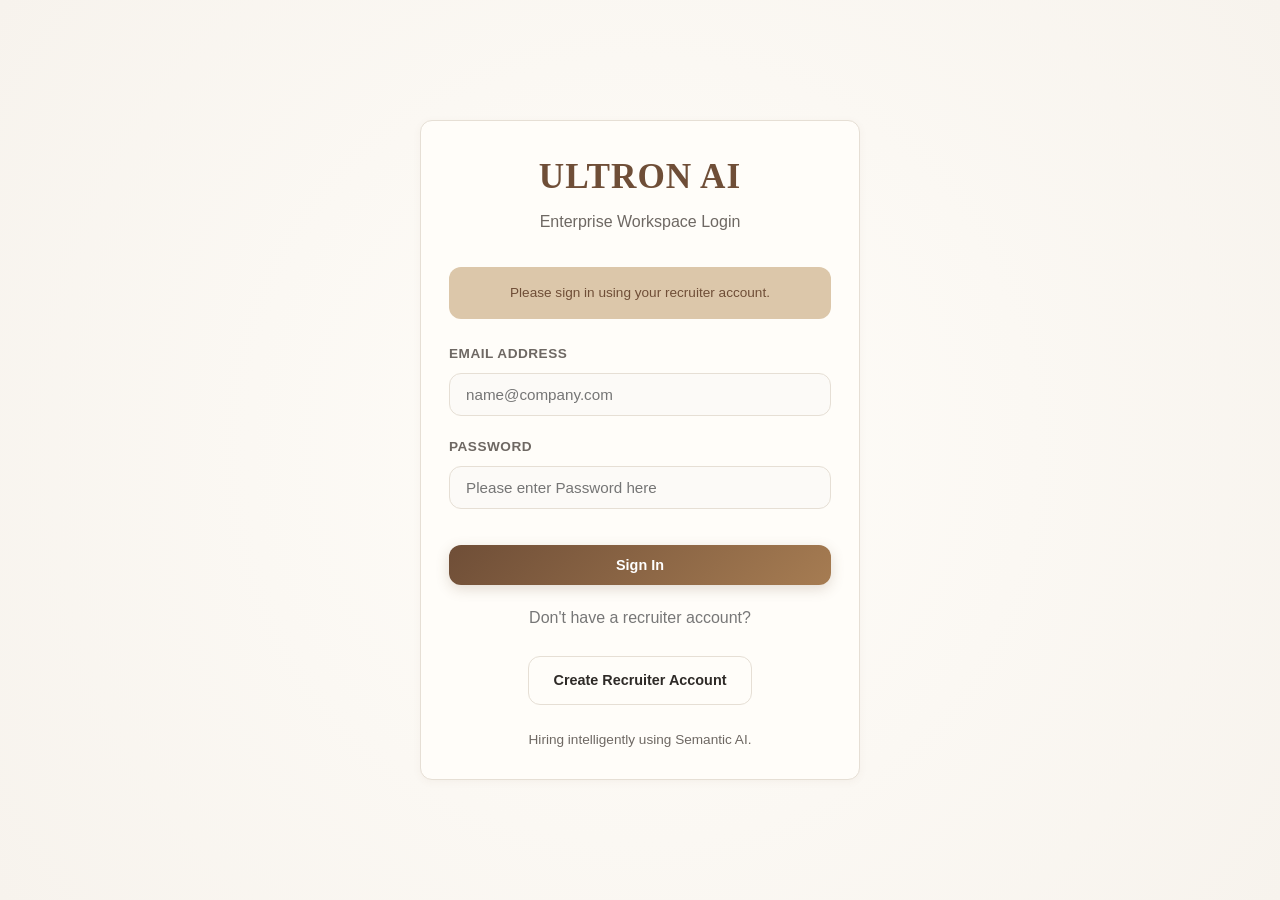
<file: frontend/settings.html>
<!DOCTYPE html>
<html lang="en">
<head>
  <meta charset="UTF-8">
  <meta name="viewport" content="width=device-width, initial-scale=1.0">
  <title>Settings – ULTRON AI</title>
  <link rel="stylesheet" href="static/css/main.css">
  <link rel="stylesheet" href="static/css/components.css">
  <link rel="stylesheet" href="static/css/animations.css">
</head>
<body>

  <div class="app-container">
    <main class="main-wrapper fade-in-up">
      <div class="header-panel">
        <div class="header-title">
          <h1>Settings & Configurations</h1>
          <p>Configure API integrations and active semantic matching engines.</p>
        </div>
      </div>

      <div class="grid-cols-2" style="gap: 1.5rem;">
        <!-- AI Engines config -->
        <div class="card">
          <h3 style="margin-bottom: 1.5rem;">AI LLM Integration</h3>
          <div style="background-color: var(--bg-color); border: 1px solid var(--border-color); padding: 1rem; border-radius: var(--border-radius); font-size: 0.85rem; margin-bottom: 1.5rem; line-height: 1.5;">
            💡 ULTRON AI runs completely **free & offline** using our embedded **Sentence Transformers** engine.<br><br>
            To activate premium LLM features (AI resume drafting, complex chat summaries), input your API credentials below.
          </div>

          <form id="api-keys-form">
            <div class="form-group">
              <label class="form-label">Google Gemini API Key</label>
              <input type="password" id="gemini-key" class="form-control" placeholder="AIzaSy...">
            </div>
            <div class="form-group">
              <label class="form-label">OpenAI API Key</label>
              <input type="password" id="openai-key" class="form-control" placeholder="sk-proj-...">
            </div>
            <button type="submit" class="btn btn-primary" style="width: 100%; margin-top: 1rem;">Save API Keys</button>
          </form>
        </div>

        <!-- System state & Reset -->
        <div class="card" style="display: flex; flex-direction: column; justify-content: space-between;">
          <div>
            <h3 style="margin-bottom: 1.5rem;">Platform Integration Capabilities</h3>
            <p style="color: var(--text-light); font-size: 0.95rem; margin-bottom: 1rem;">
              The platform architecture incorporates pluggable hooks to migrate data easily.
            </p>
            <ul style="padding-left: 1.25rem; font-size: 0.9rem; display: flex; flex-direction: column; gap: 0.5rem; color: var(--text-dark);">
              <li>🚀 <strong>PostgreSQL ready:</strong> Set the connection string in backend env.</li>
              <li>📅 <strong>ATS Integration hooks:</strong> Pluggable pipeline configurations.</li>
              <li>📧 <strong>Auto Emailers:</strong> Pre-configured notification layouts.</li>
            </ul>
          </div>
          
          <div style="border-top: 1px solid var(--border-color); padding-top: 1.5rem; margin-top: 1.5rem; display: flex; justify-content: space-between; align-items: center;">
            <div>
              <strong>Reset System</strong>
              <div style="font-size: 0.8rem; color: var(--text-light);">Clear local SQLite database tables completely.</div>
            </div>
            <button id="reset-db-btn" class="btn btn-danger" style="font-size: 0.8rem;">Clear DB Cache</button>
          </div>
        </div>
      </div>
    </main>
  </div>

  <script src="static/js/api.js"></script>
  <script src="static/js/auth.js"></script>
  <script src="static/js/utils.js"></script>
  <script>
    document.addEventListener('DOMContentLoaded', () => {
      Utils.loadSidebar('settings');

      const keysForm = document.getElementById('api-keys-form');
      const geminiInput = document.getElementById('gemini-key');
      const openaiInput = document.getElementById('openai-key');
      const resetBtn = document.getElementById('reset-db-btn');

      // Load cached keys from localStorage
      geminiInput.value = localStorage.getItem('GEMINI_API_KEY') || '';
      openaiInput.value = localStorage.getItem('OPENAI_API_KEY') || '';

      keysForm.addEventListener('submit', (e) => {
        e.preventDefault();
        const gemini = geminiInput.value.trim();
        const openai = openaiInput.value.trim();

        localStorage.setItem('GEMINI_API_KEY', gemini);
        localStorage.setItem('OPENAI_API_KEY', openai);

        alert('API keys saved locally! Restart your Python backend for keys to take effect.');
      });

      resetBtn.addEventListener('click', () => {
        if (confirm('Are you sure you want to clear your local database caching tables? This clears all jobs and candidates.')) {
          // Since resetting involves sqlite local file truncation, in mock client
          // we can just notify user to truncate the ultron_ai.db file.
          alert('To clear DB completely, stop the backend server and delete the "ultron_ai.db" file inside the backend directory, then restart.');
        }
      });
    });
  </script>
</body>
</html>
</file>
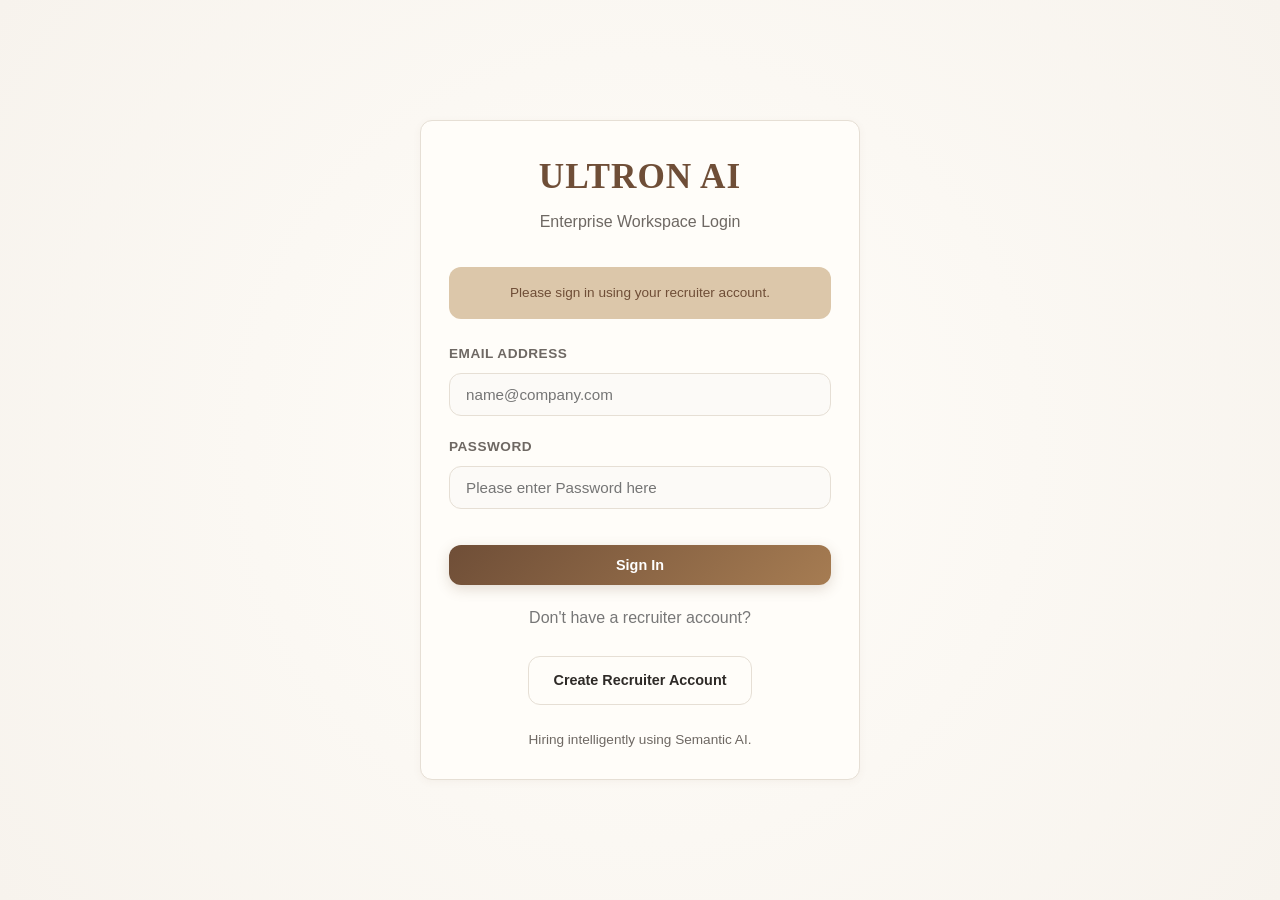
<file: frontend/upload-job.html>
<!DOCTYPE html>
<html lang="en">
<head>
  <meta charset="UTF-8">
  <meta name="viewport" content="width=device-width, initial-scale=1.0">
  <title>Upload Job Description – ULTRON AI</title>
  <link rel="stylesheet" href="static/css/main.css">
  <link rel="stylesheet" href="static/css/components.css">
  <link rel="stylesheet" href="static/css/animations.css">
</head>
<body>

  <div class="app-container">
    <main class="main-wrapper fade-in-up">
      <div class="header-panel">
        <div class="header-title">
          <h1>Upload Job Description</h1>
          <p>Provide requirements for semantic alignment matching.</p>
        </div>
      </div>

      <div class="grid-cols-2">
        <!-- Upload Form -->
        <div class="card">
          <h3 style="margin-bottom: 1.5rem;">Job Details</h3>
          <form id="jd-form">
            <div class="form-group">
              <label class="form-label" for="job-title">Job Title</label>
              <input type="text" id="job-title" class="form-control" placeholder="e.g. Senior Software Engineer (Python)" required>
            </div>
            <div class="form-group">
              <label class="form-label" for="job-company">Company</label>
              <input type="text" id="job-company" class="form-control" placeholder="e.g. Redrob AI">
            </div>
            <div class="form-group">
              <label class="form-label" for="job-desc">Raw Job Description</label>
              <textarea id="job-desc" class="form-control" placeholder="Paste full job description, required technical stack, experience, and benefits..." required></textarea>
            </div>
            <button type="submit" class="btn btn-primary" style="width: 100%; margin-top: 1rem;" id="jd-submit-btn">
              Analyze JD via Cognitive AI
            </button>
          </form>
        </div>

        <!-- AI Parsing Preview -->
        <div class="card" id="analysis-preview" style="display: flex; flex-direction: column; min-height: 400px;">
          <div class="card-header">
            <h3>AI Understanding Preview</h3>
            <span class="badge badge-primary">Output</span>
          </div>
          <div style="flex-grow: 1; display: flex; flex-direction: column; justify-content: center; align-items: center; color: var(--text-light); text-align: center;" id="preview-placeholder">
            <span style="font-size: 3rem; margin-bottom: 1rem;">🧠</span>
            <p>Paste/Fill the details on the left and submit.<br>ULTRON AI will extract and structure the requirements here.</p>
          </div>
          <div id="preview-content" style="display: none; height: 100%; overflow-y: auto;">
            <div style="border-bottom: 1px solid var(--border-color); padding-bottom: 1rem; margin-bottom: 1rem;">
              <h2 id="prev-title" style="color: var(--primary-color);">Job Title</h2>
              <p id="prev-company" style="font-weight: bold; color: var(--text-light);"></p>
            </div>
            <div style="display: flex; flex-direction: column; gap: 1rem;">
              <div>
                <strong>Role Summary:</strong>
                <p id="prev-summary" style="font-size: 0.95rem; color: var(--text-dark); margin-top: 0.25rem;"></p>
              </div>
              <div class="grid-cols-2" style="gap: 1rem;">
                <div>
                  <strong>Required Skills:</strong>
                  <div id="prev-req-skills" style="display: flex; flex-wrap: wrap; gap: 0.5rem; margin-top: 0.25rem;"></div>
                </div>
                <div>
                  <strong>Tech Stack:</strong>
                  <div id="prev-tech-stack" style="display: flex; flex-wrap: wrap; gap: 0.5rem; margin-top: 0.25rem;"></div>
                </div>
              </div>
              <div class="grid-cols-2" style="gap: 1rem;">
                <div>
                  <strong>Experience:</strong>
                  <p id="prev-experience" style="font-size: 0.95rem; color: var(--text-dark); margin-top: 0.25rem;"></p>
                </div>
                <div>
                  <strong>Education:</strong>
                  <p id="prev-education" style="font-size: 0.95rem; color: var(--text-dark); margin-top: 0.25rem;"></p>
                </div>
              </div>
              <div>
                <strong>Domain & Industry:</strong>
                <p id="prev-domain" style="font-size: 0.95rem; color: var(--text-dark); margin-top: 0.25rem;"></p>
              </div>
            </div>
            
            <div style="margin-top: 2rem; padding-top: 1rem; border-top: 1px solid var(--border-color); display: flex; gap: 1rem;">
              <a href="upload-resume.html" class="btn btn-primary" style="flex-grow: 1;">Next: Upload Resumes</a>
              <button id="use-default-btn" class="btn btn-secondary" style="font-size: 0.8rem;">Use Sample JD</button>
            </div>
          </div>
        </div>
      </div>
    </main>
  </div>

  <script src="static/js/api.js"></script>
  <script src="static/js/auth.js"></script>
  <script src="static/js/utils.js"></script>
  <script src="static/js/upload.js"></script>
</body>
</html>
</file>
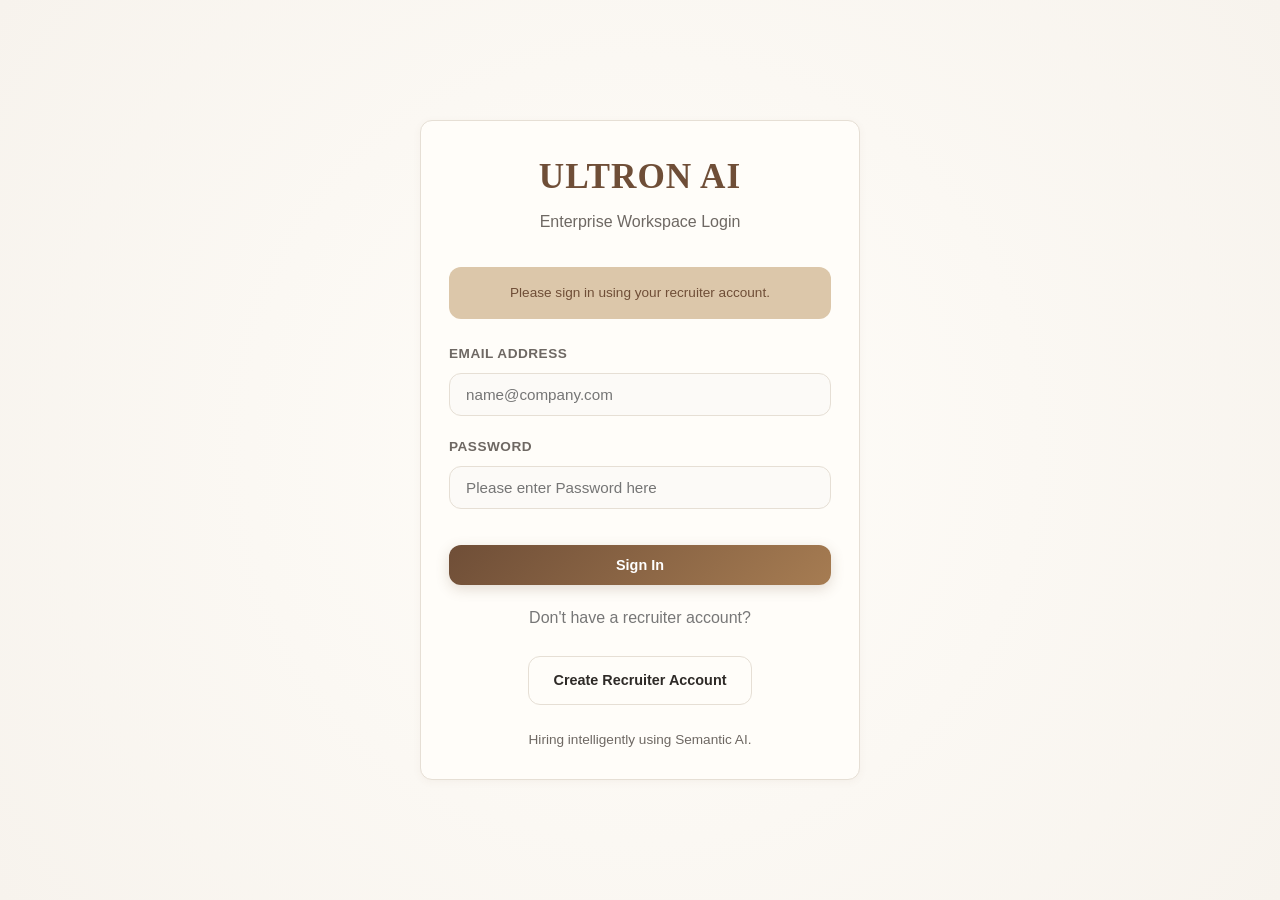
<file: frontend/upload-resume.html>
<!DOCTYPE html>
<html lang="en">
<head>
  <meta charset="UTF-8">
  <meta name="viewport" content="width=device-width, initial-scale=1.0">
  <title>Upload Resumes – ULTRON AI</title>
  <link rel="stylesheet" href="static/css/main.css">
  <link rel="stylesheet" href="static/css/components.css">
  <link rel="stylesheet" href="static/css/animations.css">
  <style>
    .upload-zone {
      border: 2px dashed var(--accent-color);
      border-radius: var(--border-radius);
      padding: 3rem 2rem;
      text-align: center;
      background-color: var(--card-bg);
      cursor: pointer;
      transition: var(--transition);
      margin-bottom: 2rem;
    }
    .upload-zone:hover, .upload-zone.dragover {
      border-color: var(--primary-color);
      background-color: #FAF6F0;
    }
    .upload-icon {
      font-size: 3rem;
      margin-bottom: 1rem;
      color: var(--accent-color);
    }
    .file-list {
      display: flex;
      flex-direction: column;
      gap: 0.75rem;
    }
    .file-item {
      background-color: var(--card-bg);
      border: 1px solid var(--border-color);
      border-radius: var(--border-radius);
      padding: 1rem;
      display: flex;
      justify-content: space-between;
      align-items: center;
    }
    .progress-bar-container {
      width: 120px;
      height: 6px;
      background-color: var(--border-color);
      border-radius: 4px;
      overflow: hidden;
    }
  </style>
</head>
<body>

  <div class="app-container">
    <main class="main-wrapper fade-in-up">
      <div class="header-panel">
        <div class="header-title">
          <h1>Upload Candidate Resumes</h1>
          <p>Drag and drop multiple resumes (.pdf, .docx, .txt) to parse them into candidate profiles.</p>
        </div>
      </div>

      <!-- Drag & Drop Zone -->
      <div class="upload-zone" id="drop-zone">
        <input type="file" id="file-input" multiple accept=".pdf,.docx,.txt" style="display: none;">
        <div class="upload-icon">📁</div>
        <h3>Drag & Drop files here or click to select</h3>
        <p style="color: var(--text-light); margin-top: 0.5rem; font-size: 0.9rem;">Supports PDF, DOCX, and TXT. Max file size: 10MB per file.</p>
      </div>

      <!-- Upload Actions -->
      <div style="margin-bottom: 2rem; display: flex; justify-content: space-between; align-items: center;">
        <h3>Selected Files (<span id="file-count">0</span>)</h3>
        <div style="display: flex; gap: 1rem;">
          <button id="upload-all-btn" class="btn btn-primary" disabled>Process Resumes (AI Parse)</button>
          <button id="clear-all-btn" class="btn btn-secondary" disabled>Clear List</button>
        </div>
      </div>

      <!-- Selected File List -->
      <div class="file-list" id="files-container">
        <p style="color: var(--text-light); text-align: center; padding: 2rem; border: 1px solid var(--border-color); border-radius: var(--border-radius); background-color: var(--card-bg);">No files selected.</p>
      </div>

      <!-- Navigation Actions -->
      <div style="margin-top: 3rem; padding-top: 1.5rem; border-top: 1px solid var(--border-color); display: flex; justify-content: flex-end; gap: 1rem;">
        <a href="candidates.html" class="btn btn-secondary">View Candidates Pool</a>
        <button id="run-analysis-btn" class="btn btn-primary" disabled>Run Semantic Matching Engine</button>
      </div>
    </main>
  </div>

  <script src="static/js/api.js"></script>
  <script src="static/js/auth.js"></script>
  <script src="static/js/utils.js"></script>
  <script>
    document.addEventListener('DOMContentLoaded', () => {
      Utils.loadSidebar('upload-resume');

      const dropZone = document.getElementById('drop-zone');
      const fileInput = document.getElementById('file-input');
      const filesContainer = document.getElementById('files-container');
      const fileCountText = document.getElementById('file-count');
      
      const uploadAllBtn = document.getElementById('upload-all-btn');
      const clearAllBtn = document.getElementById('clear-all-btn');
      const runAnalysisBtn = document.getElementById('run-analysis-btn');

      let selectedFiles = [];

      // 1. Drag & Drop events
      dropZone.addEventListener('click', () => fileInput.click());
      dropZone.addEventListener('dragover', (e) => {
        e.preventDefault();
        dropZone.classList.add('dragover');
      });
      dropZone.addEventListener('dragleave', () => dropZone.classList.remove('dragover'));
      dropZone.addEventListener('drop', (e) => {
        e.preventDefault();
        dropZone.classList.remove('dragover');
        if (e.dataTransfer.files.length > 0) {
          addFiles(e.dataTransfer.files);
        }
      });

      fileInput.addEventListener('change', (e) => {
        if (e.target.files.length > 0) {
          addFiles(e.target.files);
        }
      });

      function addFiles(filesList) {
        for (let i = 0; i < filesList.length; i++) {
          const file = filesList[i];
          // Simple validation
          const ext = file.name.split('.').pop().toLowerCase();
          if (!['pdf', 'docx', 'txt'].includes(ext)) {
            alert(`File format unsupported: ${file.name}`);
            continue;
          }
          if (selectedFiles.some(f => f.file.name === file.name)) {
            continue; // Deduplicate locally
          }
          selectedFiles.push({
            file: file,
            status: 'pending', // pending, uploading, success, error
            progress: 0,
            response: null
          });
        }
        renderFileList();
      }

      function renderFileList() {
        if (selectedFiles.length === 0) {
          filesContainer.innerHTML = `
            <p style="color: var(--text-light); text-align: center; padding: 2rem; border: 1px solid var(--border-color); border-radius: var(--border-radius); background-color: var(--card-bg);">No files selected.</p>
          `;
          fileCountText.textContent = '0';
          uploadAllBtn.disabled = true;
          clearAllBtn.disabled = true;
          return;
        }

        filesContainer.innerHTML = '';
        fileCountText.textContent = selectedFiles.length;
        uploadAllBtn.disabled = false;
        clearAllBtn.disabled = false;

        selectedFiles.forEach((fileObj, idx) => {
          let statusBadge = '';
          if (fileObj.status === 'pending') {
            statusBadge = '<span class="badge badge-primary">Pending</span>';
          } else if (fileObj.status === 'uploading') {
            statusBadge = `
              <div style="display: flex; align-items: center; gap: 0.5rem;">
                <div class="progress-bar-container">
                  <div class="progress-bar-fill" style="width: ${fileObj.progress}%;"></div>
                </div>
                <span style="font-size: 0.8rem; color: var(--text-light);">${fileObj.progress}%</span>
              </div>
            `;
          } else if (fileObj.status === 'success') {
            statusBadge = '<span class="badge badge-success">Parsed (AI)</span>';
          } else if (fileObj.status === 'error') {
            statusBadge = '<span class="badge badge-warning">Failed</span>';
          }

          filesContainer.insertAdjacentHTML('beforeend', `
            <div class="file-item fade-in-up">
              <div>
                <strong style="color: var(--text-dark);">${fileObj.file.name}</strong>
                <div style="font-size: 0.8rem; color: var(--text-light);">${(fileObj.file.size / 1024).toFixed(1)} KB</div>
              </div>
              <div style="display: flex; align-items: center; gap: 1rem;">
                ${statusBadge}
                ${fileObj.status === 'pending' ? `<button class="btn btn-secondary" style="padding: 0.3rem 0.6rem; font-size: 0.75rem;" onclick="removeFile(${idx})">✕ Remove</button>` : ''}
              </div>
            </div>
          `);
        });
      }

      window.removeFile = function(idx) {
        selectedFiles.splice(idx, 1);
        renderFileList();
      };

      clearAllBtn.addEventListener('click', () => {
        selectedFiles = [];
        renderFileList();
      });

      // 2. Upload and parse resumes
      uploadAllBtn.addEventListener('click', async () => {
        uploadAllBtn.disabled = true;
        clearAllBtn.disabled = true;
        
        for (let i = 0; i < selectedFiles.length; i++) {
          if (selectedFiles[i].status !== 'pending') continue;

          selectedFiles[i].status = 'uploading';
          selectedFiles[i].progress = 30;
          renderFileList();

          const formData = new FormData();
          formData.append('file', selectedFiles[i].file);

          try {
            selectedFiles[i].progress = 60;
            renderFileList();
            
            const response = await APIClient.upload('/resumes/upload', formData);
            
            selectedFiles[i].status = 'success';
            selectedFiles[i].progress = 100;
            selectedFiles[i].response = response;
          } catch (err) {
            console.error(err);
            selectedFiles[i].status = 'error';
          }
          renderFileList();
        }

        uploadAllBtn.disabled = false;
        clearAllBtn.disabled = false;

        // Enable analysis run button if at least one file succeeded
        if (selectedFiles.some(f => f.status === 'success')) {
          runAnalysisBtn.disabled = false;
        }
      });

      // 3. Trigger Semantic Matching Engine
      runAnalysisBtn.addEventListener('click', async () => {
        const jobId = Auth.getActiveJob();
        if (!jobId) {
          alert('No active Job Requirement set! Please upload or select a job description first.');
          window.location.href = 'upload-job.html';
          return;
        }

        runAnalysisBtn.disabled = true;
        runAnalysisBtn.textContent = 'Executing semantic similarity engine...';

        try {
          // POST /analyze triggers semantic calculations
          await APIClient.post('/analyze', { job_id: parseInt(jobId) });
          window.location.href = `rankings.html`;
        } catch (error) {
          alert(error.message || 'Failed to execute semantic evaluation.');
          runAnalysisBtn.disabled = false;
          runAnalysisBtn.textContent = 'Run Semantic Matching Engine';
        }
      });
    });
  </script>
</body>
</html>
</file>
<file: frontend/static/css/main.css>
/*
ULTRON AI – Modern Design Tokens & Base Theme
Brand rules:
- Logo "ULTRON AI" must use "Times New Roman"
- All other application text must use "Helvetica"
- Color palette: Brown, Beige, Cream, Sand, Coffee, Gold, Light Gray, White, Dark Brown
*/

@import url('https://fonts.googleapis.com/css2?family=Playfair+Display:ital,wght@0,400..900;1,400..900&display=swap');

:root {
  /* Warm Premium Palette */
  --bg-color: #F7F3ED;         /* Cream / Soft Beige background */
  --card-bg: #FFFDF9;          /* Rich Sand/White card base */
  --primary-color: #6F4E37;    /* Warm Coffee / Deep Brown */
  --accent-color: #A67C52;     /* Gold Accent / Medium Sand */
  --secondary-color: #DCC7AA;  /* Light Sand / Cream Accent */
  --text-dark: #2E2A27;        /* Charcoal / Soft Black */
  --text-light: #6E6863;       /* Muted Gray-Brown */
  --border-color: #E6DFD5;     /* Warm outline gray */
  --shadow-sm: 0 2px 8px rgba(111, 78, 55, 0.05);
  --shadow-md: 0 8px 24px rgba(111, 78, 55, 0.08);
  --shadow-lg: 0 16px 40px rgba(111, 78, 55, 0.12);
  --transition: all 0.3s cubic-bezier(0.4, 0, 0.2, 1);
  --border-radius: 12px;
  --font-sans: 'Helvetica Neue', Helvetica, Arial, sans-serif;
  --font-serif: 'Times New Roman', Times, serif;
}

* {
  margin: 0;
  padding: 0;
  box-sizing: border-box;
}

body {
  background-color: var(--bg-color);
  color: var(--text-dark);
  font-family: var(--font-sans);
  line-height: 1.6;
  -webkit-font-smoothing: antialiased;
  overflow-x: hidden;
}

/* ------------------------------------------------------------------
   Typography Brand Enforcement
   ------------------------------------------------------------------ */

h1, h2, h3, h4, h5, h6 {
  color: var(--text-dark);
  font-weight: 600;
  line-height: 1.25;
}

/* Enforce Times New Roman only on ULTRON AI branding */
.brand-title {
  font-family: var(--font-serif) !important;
  font-weight: bold;
  letter-spacing: 1px;
}

/* Enforce Helvetica everywhere else */
body, button, input, select, textarea, span, p, a, div, li, td, th {
  font-family: var(--font-sans);
}

/* ------------------------------------------------------------------
   Structure & Layout
   ------------------------------------------------------------------ */

.app-container {
  display: flex;
  min-height: 100vh;
  position: relative;
}

/* Sidebar Styling */
.sidebar {
  width: 260px;
  background-color: var(--card-bg);
  border-right: 1px solid var(--border-color);
  display: flex;
  flex-direction: column;
  padding: 2rem 1.5rem;
  height: 100vh;
  position: fixed;
  left: 0;
  top: 0;
  z-index: 100;
  box-shadow: var(--shadow-sm);
}

.sidebar-logo {
  display: flex;
  align-items: center;
  gap: 0.75rem;
  margin-bottom: 3rem;
  text-decoration: none;
  color: var(--primary-color);
}

.sidebar-logo span {
  font-size: 1.6rem;
}

.sidebar-logo img {
  height: 32px;
  width: auto;
}

.nav-links {
  list-style: none;
  display: flex;
  flex-direction: column;
  gap: 0.5rem;
  flex-grow: 1;
}

.nav-item a {
  display: flex;
  align-items: center;
  gap: 1rem;
  padding: 0.8rem 1rem;
  color: var(--text-light);
  text-decoration: none;
  border-radius: var(--border-radius);
  font-weight: 500;
  font-size: 0.95rem;
  transition: var(--transition);
}

.nav-item a:hover {
  background-color: #F7F3ED;
  color: var(--primary-color);
}

.nav-item.active a {
  background-color: var(--primary-color);
  color: #FFF;
}

.nav-item a svg {
  width: 20px;
  height: 20px;
  stroke: currentColor;
}

.sidebar-footer {
  padding-top: 1rem;
  border-top: 1px solid var(--border-color);
}

.user-profile-menu {
  display: flex;
  align-items: center;
  gap: 0.75rem;
  color: var(--text-dark);
  text-decoration: none;
  font-size: 0.9rem;
}

.user-avatar {
  width: 36px;
  height: 36px;
  border-radius: 50%;
  background-color: var(--secondary-color);
  display: flex;
  align-items: center;
  justify-content: center;
  color: var(--primary-color);
  font-weight: bold;
}

/* Main Content Wrapper */
.main-wrapper {
  margin-left: 260px;
  width: calc(100% - 260px);
  min-height: 100vh;
  display: flex;
  flex-direction: column;
  padding: 2.5rem;
}

/* Header dashboard panel */
.header-panel {
  display: flex;
  justify-content: space-between;
  align-items: center;
  margin-bottom: 2.5rem;
}

.header-title h1 {
  font-size: 1.8rem;
  margin-bottom: 0.25rem;
}

.header-title p {
  color: var(--text-light);
  font-size: 0.95rem;
}

.header-actions {
  display: flex;
  align-items: center;
  gap: 1rem;
}

/* Mobile Nav (Responsive) */
@media (max-width: 992px) {
  .sidebar {
    transform: translateX(-100%);
    transition: var(--transition);
  }
  .sidebar.active {
    transform: translateX(0);
  }
  .main-wrapper {
    margin-left: 0;
    width: 100%;
    padding: 1.5rem;
  }
}
</file>
<file: frontend/static/css/components.css>
/*
ULTRON AI – UI Components Styling
Premium Cards, Buttons, Form fields, Badges, Modals, and Tables.
*/

/* Buttons */
.btn {
  display: inline-flex;
  align-items: center;
  justify-content: center;
  gap: 0.5rem;
  padding: 0.75rem 1.5rem;
  border-radius: var(--border-radius);
  font-weight: 600;
  font-size: 0.9rem;
  cursor: pointer;
  border: none;
  transition: var(--transition);
  text-decoration: none;
}

.btn-primary {
  background: linear-gradient(135deg, var(--primary-color) 0%, var(--accent-color) 100%);
  color: #FFF;
  box-shadow: 0 4px 14px rgba(111, 78, 55, 0.2);
}

.btn-primary:hover {
  transform: translateY(-2px);
  box-shadow: 0 6px 20px rgba(111, 78, 55, 0.3);
}

.btn-secondary {
  background-color: var(--card-bg);
  border: 1px solid var(--border-color);
  color: var(--text-dark);
}

.btn-secondary:hover {
  background-color: var(--bg-color);
  transform: translateY(-2px);
}

.btn-accent {
  background-color: var(--secondary-color);
  color: var(--primary-color);
}

.btn-accent:hover {
  filter: brightness(0.95);
  transform: translateY(-2px);
}

.btn-danger {
  background-color: #E25C5C;
  color: #FFF;
}

.btn-danger:hover {
  background-color: #D14B4B;
  transform: translateY(-2px);
}

/* Cards */
.card {
  background-color: var(--card-bg);
  border: 1px solid var(--border-color);
  border-radius: var(--border-radius);
  padding: 1.75rem;
  box-shadow: var(--shadow-sm);
  transition: var(--transition);
}

.card:hover {
  box-shadow: var(--shadow-md);
  transform: translateY(-2px);
}

.card-header {
  display: flex;
  justify-content: space-between;
  align-items: center;
  margin-bottom: 1.5rem;
}

/* Form Inputs */
.form-group {
  margin-bottom: 1.25rem;
}

.form-label {
  display: block;
  font-size: 0.85rem;
  font-weight: 600;
  text-transform: uppercase;
  color: var(--text-light);
  margin-bottom: 0.5rem;
  letter-spacing: 0.5px;
}

.form-control {
  width: 100%;
  padding: 0.75rem 1rem;
  border-radius: var(--border-radius);
  border: 1px solid var(--border-color);
  background-color: #FCFAF7;
  color: var(--text-dark);
  font-size: 0.95rem;
  outline: none;
  transition: var(--transition);
}

.form-control:focus {
  border-color: var(--accent-color);
  background-color: #FFF;
  box-shadow: 0 0 0 3px rgba(166, 124, 82, 0.15);
}

textarea.form-control {
  resize: vertical;
  min-height: 120px;
}

/* Badges */
.badge {
  display: inline-flex;
  align-items: center;
  padding: 0.25rem 0.75rem;
  border-radius: 20px;
  font-size: 0.8rem;
  font-weight: 600;
  text-transform: capitalize;
}

.badge-primary {
  background-color: rgba(111, 78, 55, 0.1);
  color: var(--primary-color);
}

.badge-success {
  background-color: rgba(76, 175, 80, 0.1);
  color: #2E7D32;
}

.badge-warning {
  background-color: rgba(255, 152, 0, 0.1);
  color: #EF6C00;
}

.badge-info {
  background-color: rgba(33, 150, 243, 0.1);
  color: #1565C0;
}

/* Grid Layouts */
.grid-cols-4 {
  display: grid;
  grid-template-columns: repeat(auto-fit, minmax(220px, 1fr));
  gap: 1.5rem;
}

.grid-cols-2 {
  display: grid;
  grid-template-columns: repeat(auto-fit, minmax(320px, 1fr));
  gap: 1.5rem;
}

/* Tables */
.table-container {
  overflow-x: auto;
  border: 1px solid var(--border-color);
  border-radius: var(--border-radius);
  background-color: var(--card-bg);
  box-shadow: var(--shadow-sm);
  margin-top: 1rem;
}

.table {
  width: 100%;
  border-collapse: collapse;
  text-align: left;
}

.table th {
  background-color: #FDFBFA;
  padding: 1rem 1.5rem;
  font-size: 0.8rem;
  font-weight: 700;
  text-transform: uppercase;
  color: var(--text-light);
  border-bottom: 1px solid var(--border-color);
}

.table td {
  padding: 1rem 1.5rem;
  border-bottom: 1px solid var(--border-color);
  font-size: 0.95rem;
}

.table tr:last-child td {
  border-bottom: none;
}

.table tr:hover td {
  background-color: #FBF9F6;
}

/* Score indicators */
.score-badge {
  font-family: var(--font-sans);
  font-weight: bold;
  background-color: var(--primary-color);
  color: white;
  border-radius: 50%;
  width: 44px;
  height: 44px;
  display: inline-flex;
  align-items: center;
  justify-content: center;
  font-size: 0.9rem;
  border: 2px solid var(--secondary-color);
  box-shadow: var(--shadow-sm);
}

.score-badge.high {
  background: linear-gradient(135deg, #A67C52 0%, #6F4E37 100%);
}

.score-badge.mid {
  background-color: #A67C52;
}

.score-badge.low {
  background-color: #DCC7AA;
  color: var(--text-dark);
}

/* Glassmorphism overlays */
.overlay-glass {
  background: rgba(255, 253, 249, 0.7);
  backdrop-filter: blur(10px);
  -webkit-backdrop-filter: blur(10px);
  border: 1px solid rgba(255, 253, 249, 0.4);
}
</file>
<file: frontend/static/css/animations.css>
/*
ULTRON AI – Page Transitions and Micro-animations
Creates responsive feel, active transitions, and smooth hover effects.
*/

/* Page Load Animation */
@keyframes fadeInUp {
  from {
    opacity: 0;
    transform: translateY(15px);
  }
  to {
    opacity: 1;
    transform: translateY(0);
  }
}

.fade-in-up {
  animation: fadeInUp 0.4s cubic-bezier(0.16, 1, 0.3, 1) forwards;
}

/* Skeleton Loading pulse */
@keyframes pulse {
  0% {
    background-color: #F3ECE2;
  }
  50% {
    background-color: #EDE4D8;
  }
  100% {
    background-color: #F3ECE2;
  }
}

.skeleton {
  animation: pulse 1.5s ease-in-out infinite;
  border-radius: 4px;
}

.skeleton-text {
  height: 16px;
  margin-bottom: 8px;
  width: 100%;
}

.skeleton-title {
  height: 24px;
  margin-bottom: 16px;
  width: 50%;
}

/* Progress Bar fill animations */
@keyframes fillProgress {
  from {
    width: 0%;
  }
}

.progress-bar-fill {
  height: 100%;
  border-radius: 4px;
  background-color: var(--primary-color);
  animation: fillProgress 1s cubic-bezier(0.16, 1, 0.3, 1) forwards;
}

/* Chat bubble entry */
@keyframes chatBubbleEntry {
  from {
    opacity: 0;
    transform: translateY(8px) scale(0.98);
  }
  to {
    opacity: 1;
    transform: translateY(0) scale(1);
  }
}

.chat-bubble {
  animation: chatBubbleEntry 0.3s cubic-bezier(0.16, 1, 0.3, 1) forwards;
}

/* Floating animation for UI wow factors */
@keyframes float {
  0% {
    transform: translateY(0px);
  }
  50% {
    transform: translateY(-6px);
  }
  100% {
    transform: translateY(0px);
  }
}

.floating-icon {
  animation: float 4s ease-in-out infinite;
}

/* Loading Spinner */
.spinner {
  width: 24px;
  height: 24px;
  border: 3px solid rgba(111, 78, 55, 0.1);
  border-radius: 50%;
  border-top-color: var(--primary-color);
  animation: spin 0.8s linear infinite;
}

@keyframes spin {
  to {
    transform: rotate(360deg);
  }
}
</file>
